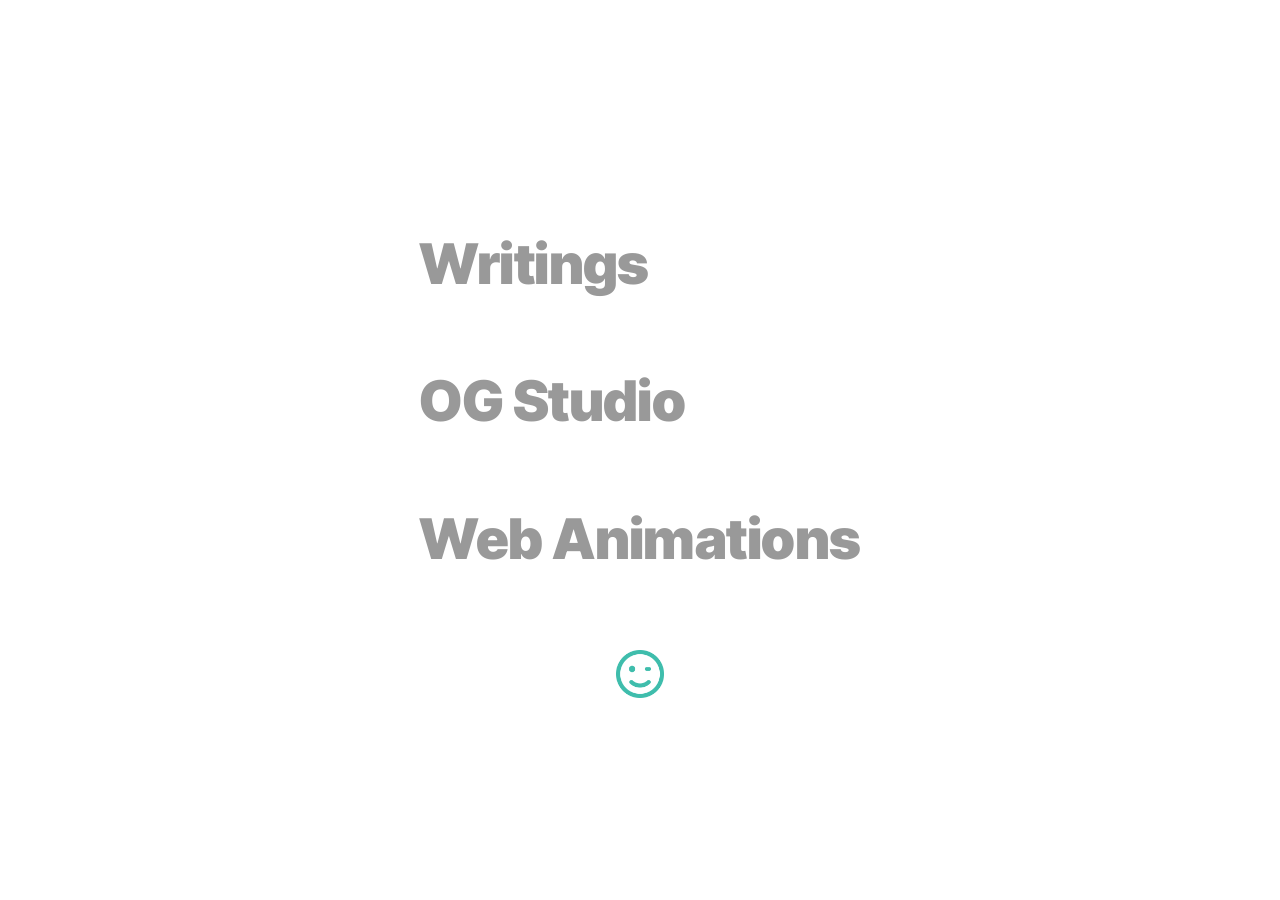
<file: index.html>
<!DOCTYPE html>
<html lang="en">
<head>
  <meta charset="utf-8">
  <meta name="viewport" content="width=device-width, initial-scale=1">
  <title>Loose Ends</title>
  <link rel="icon" href="/assets/Simly.webp" type="image/webp">
  <link rel="preconnect" href="https://fonts.gstatic.com" crossorigin>
  <link href="https://fonts.googleapis.com/css2?family=Inter:wght@400;500;600&family=Inter+Tight:wght@700;900&display=swap" rel="stylesheet">
  <link rel="stylesheet" href="/assets/tokens.css">
  <script>
    /* Runs before paint so there's no flash of the intro replaying.
       sessionStorage, not localStorage — plays again each new visit
       (new tab/window), not just once ever on this browser. */
    if (sessionStorage.getItem('loose-ends-intro-seen')) {
      document.documentElement.classList.add('skip-intro');
    } else {
      sessionStorage.setItem('loose-ends-intro-seen', '1');
    }
  </script>
  <style>
    html.skip-intro .epigraph {
      display: none;
    }
    html.skip-intro .page-content {
      opacity: 1;
      animation: none;
    }
    body {
      min-height: 100vh;
      display: grid;
      place-items: center;
      padding: var(--space-6);
    }

    /* epigraph and page-content share one grid cell (stacked, not
       side-by-side) so both land in exactly the same centered spot on
       the page — no separate top-pinned/bottom-centered layouts to
       keep in sync. */
    .stage {
      display: grid;
    }
    .epigraph, .page-content {
      grid-area: 1 / 1;
      align-self: center;
      justify-self: center;
    }

    /* intro flourish — plays once per visit, fully gone before the real
       page starts appearing (no crossfade). */
    .epigraph {
      text-align: center;
      opacity: 0;
    }
    .epigraph-text {
      max-width: 850px;
      margin: 0 auto;
      font-family: var(--font-display);
      font-weight: 900;
      font-size: clamp(1.5rem, 4vw, 2.75rem);
      line-height: 1.35;
      letter-spacing: -0.005em;
      color: var(--ink);
    }
    .epigraph-wink {
      display: block;
      width: 48px;
      height: 48px;
      margin: var(--space-6) auto 0;
    }
    @media (prefers-reduced-motion: no-preference) {
      .epigraph {
        animation: epigraph-cycle 5400ms ease-in-out forwards;
      }
    }
    @keyframes epigraph-cycle {
      0%   { opacity: 0; }
      22%  { opacity: 1; }
      78%  { opacity: 1; }
      100% { opacity: 0; }
    }

    /* the real page — visible by default; only animates for visitors who
       allow motion, and only starts once the epigraph has fully finished
       (delay matches the epigraph's total 5400ms exactly). */
    .page-content {
      display: flex;
      flex-direction: column;
      align-items: center;
      opacity: 1;
    }
    @media (prefers-reduced-motion: no-preference) {
      .page-content {
        opacity: 0;
        animation: fade-in 800ms ease-out 5400ms forwards;
      }
    }
    @keyframes fade-in {
      from { opacity: 0; }
      to { opacity: 1; }
    }

    .rooms-nav {
      max-width: 900px;
    }
    .page-wink {
      width: 48px;
      height: 48px;
      margin-top: var(--space-7);
    }
  </style>
</head>
<body>
  <div class="stage">
    <div class="epigraph">
      <p class="epigraph-text">We swore we tied up every loose end, but you left our story running in an infinite loop. Turns out you can't just comment out the mess and pretend the code is clean.</p>
      <img class="epigraph-wink" src="/assets/Simly.webp" alt="" aria-hidden="true">
    </div>

    <div class="page-content">
      <nav class="rooms-nav" aria-label="Rooms">
        <ul class="big-nav">
          <li><h2><a href="/writings/">Writings</a></h2></li>
          <li><h2><a href="/og-studio/">OG Studio</a></h2></li>
          <li><h2><a href="/web-animations/">Web Animations</a></h2></li>
        </ul>
      </nav>
      <img class="page-wink" src="/assets/Simly.webp" alt="Loose Ends">
    </div>
  </div>
</body>
</html>
</file>
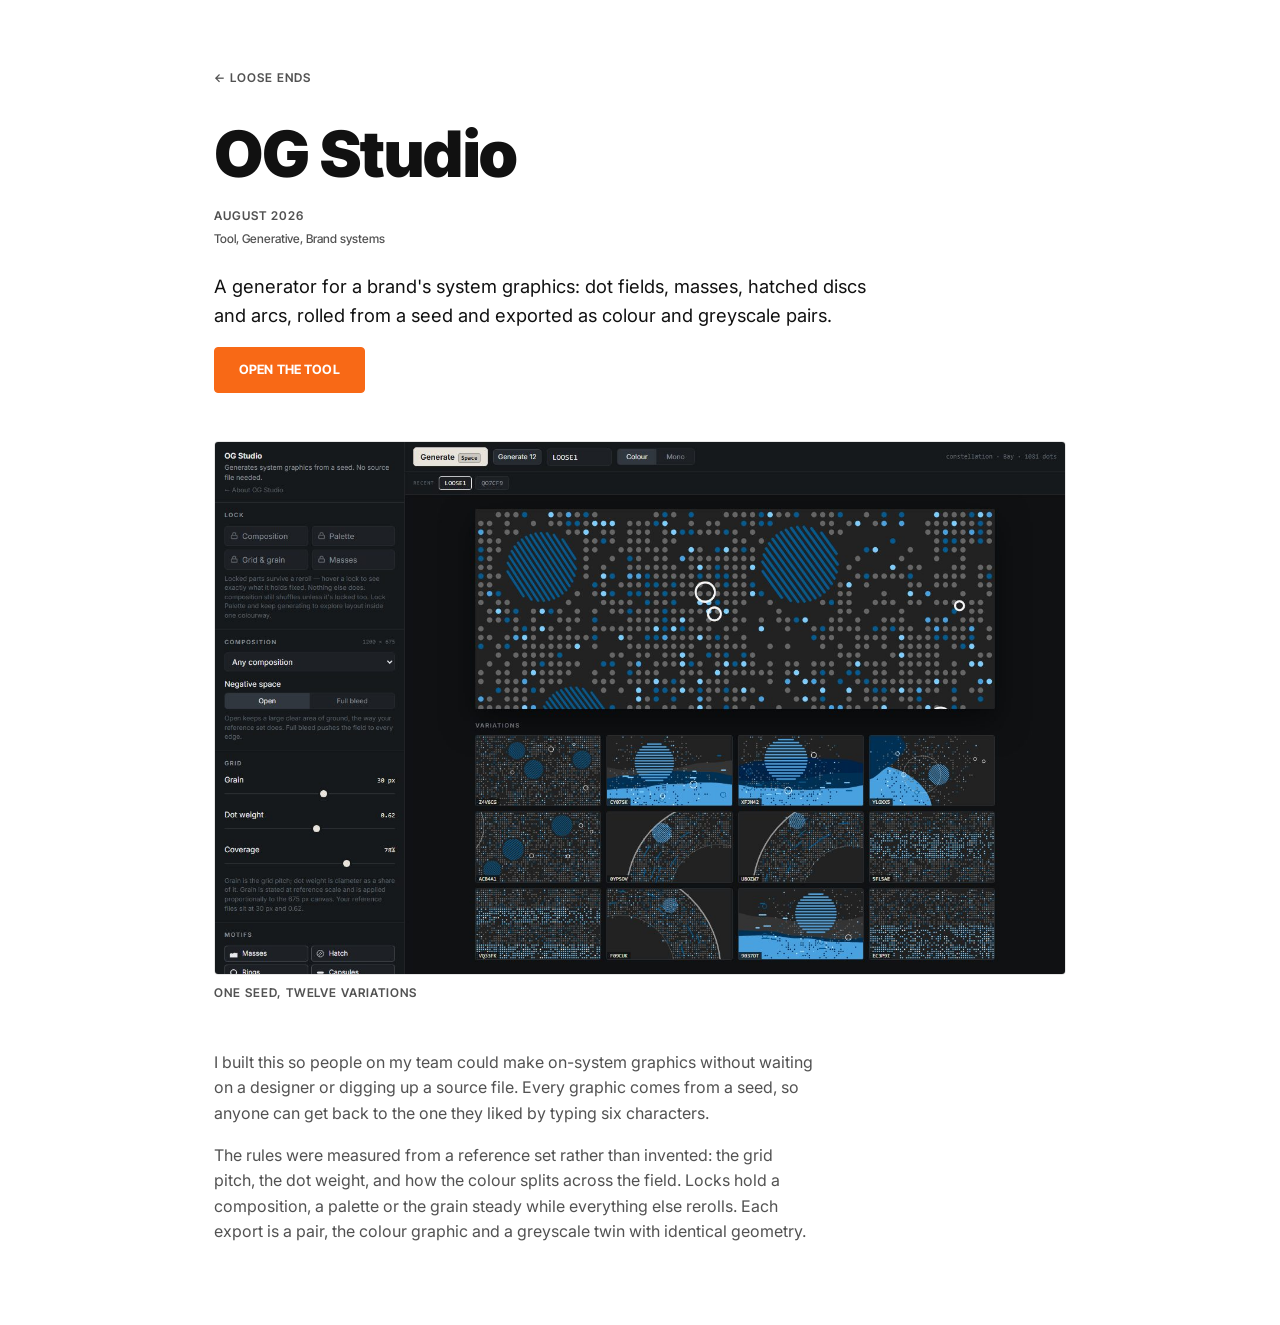
<file: og-studio/index.html>
<!DOCTYPE html>
<html lang="en">
<head>
  <meta charset="utf-8">
  <meta name="viewport" content="width=device-width, initial-scale=1">
  <title>Loose Ends — OG Studio</title>
  <meta name="description" content="A generator for a brand's system graphics: dot fields, masses, hatched discs and arcs, rolled from a seed and exported as colour and greyscale pairs.">
  <link rel="icon" href="/assets/Simly.webp" type="image/webp">
  <link rel="preconnect" href="https://fonts.gstatic.com" crossorigin>
  <link href="https://fonts.googleapis.com/css2?family=Inter:wght@400;500;600&family=Inter+Tight:wght@700;900&display=swap" rel="stylesheet">
  <link rel="stylesheet" href="/assets/tokens.css">
  <style>
    .wrap { max-width: 900px; margin: 0 auto; padding: var(--space-8) var(--space-5); }
    .post-meta { margin-bottom: var(--space-5); }
    .post-meta .label--inline { display: block; margin-top: var(--space-1); }
    .dek { font-size: 1.15rem; color: var(--ink); max-width: 56ch; }
    .open { margin: var(--space-3) 0 var(--space-7); }
    .open .button { text-decoration: none; }
    figure { margin: 0 0 var(--space-7); }
    figure img { display: block; width: 100%; height: auto; border-radius: var(--radius); border: 1px solid var(--line); }
    figcaption { margin-top: var(--space-2); }
    .writeup { max-width: 700px; }
  </style>
</head>
<body>
  <div class="wrap">
    <a class="back-link meta" href="/">&larr; Loose Ends</a>
    <article>
      <h1>OG Studio</h1>
      <div class="post-meta">
        <span class="meta">August 2026</span>
        <span class="label label--inline">Tool, Generative, Brand systems</span>
      </div>
      <p class="dek">A generator for a brand's system graphics: dot fields, masses, hatched discs and arcs, rolled from a seed and exported as colour and greyscale pairs.</p>
      <p class="open"><a class="button button--solid" href="/og-studio/tool/">Open the tool</a></p>

      <figure>
        <img src="/og-studio/screen.jpg" alt="OG Studio: a control rail on the left, a generated dot-field graphic in the centre, and a grid of twelve variations below it." width="1440" height="900">
        <figcaption class="meta">One seed, twelve variations</figcaption>
      </figure>

      <!-- DRAFT (2026-10-25): placeholder intro by Claude. Elliot is writing the real write-up; replace this section with it. -->
      <section class="writeup">
        <p>I built this so people on my team could make on-system graphics without waiting on a designer or digging up a source file. Every graphic comes from a seed, so anyone can get back to the one they liked by typing six characters.</p>
        <p>The rules were measured from a reference set rather than invented: the grid pitch, the dot weight, and how the colour splits across the field. Locks hold a composition, a palette or the grain steady while everything else rerolls. Each export is a pair, the colour graphic and a greyscale twin with identical geometry.</p>
      </section>
    </article>
  </div>
</body>
</html>
</file>
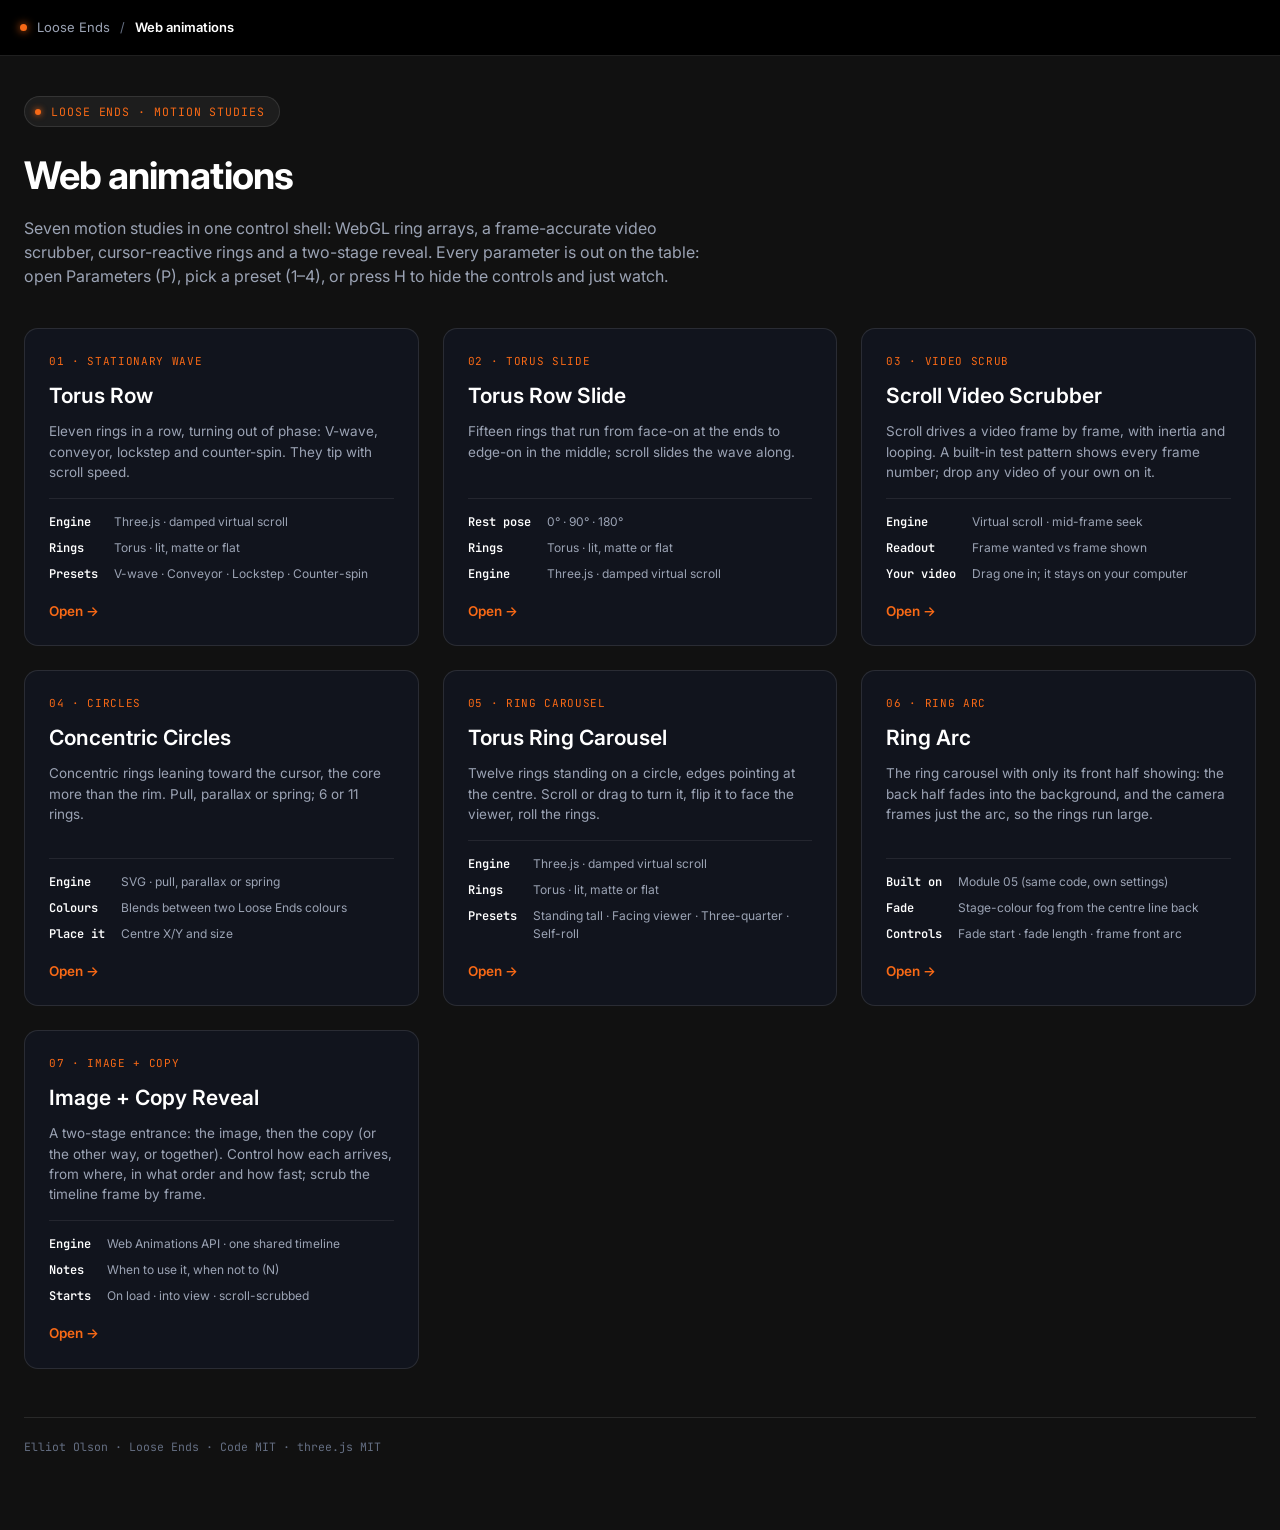
<file: web-animations/index.html>
<!doctype html>
<html lang="en">
<head>
  <meta charset="utf-8">
  <meta name="viewport" content="width=device-width, initial-scale=1">
  <title>Loose Ends — Web animations</title>
  <meta name="description" content="Seven motion studies in one control shell, each with its parameters out on the table.">
  <link rel="icon" href="media/placeholder.webp" type="image/webp">
  <link rel="preconnect" href="https://fonts.googleapis.com">
  <link rel="preconnect" href="https://fonts.gstatic.com" crossorigin>
  <link href="https://fonts.googleapis.com/css2?family=Inter:wght@400;500;600;700&family=JetBrains+Mono:wght@400;500;600&display=swap" rel="stylesheet">
  <link rel="stylesheet" href="shell/lab.css">
  <style>
    /* The hub scrolls like a page; the effect pages don't. */
    body.hub { overflow: auto; }
    .page { max-width: 1280px; margin: 0 auto; padding: calc(var(--hud-top) + 40px) 24px 64px; }
    .eyebrow { display: inline-flex; align-items: center; gap: 10px; padding: 6px 14px 6px 10px; border: 1px solid var(--border-subtle); border-radius: 999px; background: rgba(255, 255, 255, 0.05); font-family: var(--font-mono); font-size: 11.5px; color: var(--ui-accent); text-transform: uppercase; letter-spacing: 0.08em; }
    .eyebrow .dot { width: 6px; height: 6px; border-radius: 50%; background: var(--ui-accent); box-shadow: 0 0 6px var(--ui-accent); }
    h1 { font-size: 38px; font-weight: 700; letter-spacing: -0.025em; margin: 20px 0 12px; }
    .lede { color: var(--text-muted); font-size: 16px; max-width: 70ch; margin: 0 0 40px; }
    .grid { display: grid; grid-template-columns: repeat(auto-fill, minmax(320px, 1fr)); gap: 24px; }
    .card { position: relative; overflow: hidden; display: flex; flex-direction: column; gap: 10px; padding: 24px; border-radius: 14px; border: 1px solid var(--border-subtle); background: rgba(18, 22, 34, 0.78); color: inherit; text-decoration: none; transition: transform 0.3s var(--ease-out), border-color 0.3s ease, background 0.3s ease; }
    .card::before { content: ""; position: absolute; inset: 0 0 auto; height: 3px; background: transparent; transition: background 0.3s ease; }
    a.card:hover { transform: translateY(-4px); border-color: rgba(248, 105, 22, 0.45); background: rgba(24, 30, 46, 0.92); }
    a.card:hover::before { background: linear-gradient(90deg, #f86916, #3fbdac); }
    .card.planned { opacity: 0.62; }
    .top { display: flex; justify-content: space-between; align-items: center; font-family: var(--font-mono); font-size: 11px; text-transform: uppercase; letter-spacing: 0.06em; }
    .top .tag { color: var(--ui-accent); }
    .status { padding: 2px 8px; border-radius: 5px; background: rgba(255, 255, 255, 0.05); color: var(--text-dim); }
    .status.built { color: var(--ui-accent); background: rgba(248, 105, 22, 0.1); }
    .card h2 { font-size: 21px; font-weight: 600; margin: 0; }
    .card p { color: var(--text-muted); font-size: 13.5px; margin: 0 0 6px; flex: 1; }
    .card .specs-grid { padding-top: 14px; border-top: 1px solid rgba(255, 255, 255, 0.08); }
    .cta { margin-top: 8px; color: var(--ui-accent); font-weight: 600; font-size: 13.5px; }
    .foot { margin-top: 48px; padding-top: 20px; border-top: 1px solid var(--border-subtle); font-family: var(--font-mono); font-size: 11.5px; color: var(--text-dim); }
    @media (prefers-reduced-motion: reduce) { .card { transition: none; } a.card:hover { transform: none; } }
  </style>
</head>
<body class="hub theme-teal-ink">
  <header class="hud-header">
    <a class="crumb" href="/"><span class="dot"></span><span class="lab">Loose Ends</span><span class="sep">/</span><span class="here">Web animations</span></a>
    <span></span>
  </header>

  <div class="page">
    <span class="eyebrow"><span class="dot"></span>Loose Ends · Motion studies</span>
    <h1>Web animations</h1>
    <p class="lede">Seven motion studies in one control shell: WebGL ring arrays, a frame-accurate video scrubber, cursor-reactive rings and a two-stage reveal. Every parameter is out on the table: open Parameters (P), pick a preset (1–4), or press H to hide the controls and just watch.</p>

    <main class="grid">
      <a class="card" href="01-torus-row/">
        <div class="top"><span class="tag">01 · Stationary Wave</span></div>
        <h2>Torus Row</h2>
        <p>Eleven rings in a row, turning out of phase: V-wave, conveyor, lockstep and counter-spin. They tip with scroll speed.</p>
        <div class="specs-grid">
          <span class="spec-label">Engine</span><span class="spec-value">Three.js · damped virtual scroll</span>
          <span class="spec-label">Rings</span><span class="spec-value">Torus · lit, matte or flat</span>
          <span class="spec-label">Presets</span><span class="spec-value">V-wave · Conveyor · Lockstep · Counter-spin</span>
        </div>
        <span class="cta">Open →</span>
      </a>
      <a class="card" href="02-torus-row-slide/">
        <div class="top"><span class="tag">02 · Torus Slide</span></div>
        <h2>Torus Row Slide</h2>
        <p>Fifteen rings that run from face-on at the ends to edge-on in the middle; scroll slides the wave along.</p>
        <div class="specs-grid">
          <span class="spec-label">Rest pose</span><span class="spec-value">0° · 90° · 180°</span>
          <span class="spec-label">Rings</span><span class="spec-value">Torus · lit, matte or flat</span>
          <span class="spec-label">Engine</span><span class="spec-value">Three.js · damped virtual scroll</span>
        </div>
        <span class="cta">Open →</span>
      </a>
      <a class="card" href="03-video-scrub/">
        <div class="top"><span class="tag">03 · Video Scrub</span></div>
        <h2>Scroll Video Scrubber</h2>
        <p>Scroll drives a video frame by frame, with inertia and looping. A built-in test pattern shows every frame number; drop any video of your own on it.</p>
        <div class="specs-grid">
          <span class="spec-label">Engine</span><span class="spec-value">Virtual scroll · mid-frame seek</span>
          <span class="spec-label">Readout</span><span class="spec-value">Frame wanted vs frame shown</span>
          <span class="spec-label">Your video</span><span class="spec-value">Drag one in; it stays on your computer</span>
        </div>
        <span class="cta">Open →</span>
      </a>
      <a class="card" href="04-concentric-circles/">
        <div class="top"><span class="tag">04 · Circles</span></div>
        <h2>Concentric Circles</h2>
        <p>Concentric rings leaning toward the cursor, the core more than the rim. Pull, parallax or spring; 6 or 11 rings.</p>
        <div class="specs-grid">
          <span class="spec-label">Engine</span><span class="spec-value">SVG · pull, parallax or spring</span>
          <span class="spec-label">Colours</span><span class="spec-value">Blends between two Loose Ends colours</span>
          <span class="spec-label">Place it</span><span class="spec-value">Centre X/Y and size</span>
        </div>
        <span class="cta">Open →</span>
      </a>
      <a class="card" href="05-ring-carousel/">
        <div class="top"><span class="tag">05 · Ring Carousel</span></div>
        <h2>Torus Ring Carousel</h2>
        <p>Twelve rings standing on a circle, edges pointing at the centre. Scroll or drag to turn it, flip it to face the viewer, roll the rings.</p>
        <div class="specs-grid">
          <span class="spec-label">Engine</span><span class="spec-value">Three.js · damped virtual scroll</span>
          <span class="spec-label">Rings</span><span class="spec-value">Torus · lit, matte or flat</span>
          <span class="spec-label">Presets</span><span class="spec-value">Standing tall · Facing viewer · Three-quarter · Self-roll</span>
        </div>
        <span class="cta">Open →</span>
      </a>
      <a class="card" href="06-ring-arc/">
        <div class="top"><span class="tag">06 · Ring Arc</span></div>
        <h2>Ring Arc</h2>
        <p>The ring carousel with only its front half showing: the back half fades into the background, and the camera frames just the arc, so the rings run large.</p>
        <div class="specs-grid">
          <span class="spec-label">Built on</span><span class="spec-value">Module 05 (same code, own settings)</span>
          <span class="spec-label">Fade</span><span class="spec-value">Stage-colour fog from the centre line back</span>
          <span class="spec-label">Controls</span><span class="spec-value">Fade start · fade length · frame front arc</span>
        </div>
        <span class="cta">Open →</span>
      </a>
      <a class="card" href="07-image-copy-reveal/">
        <div class="top"><span class="tag">07 · Image + Copy</span></div>
        <h2>Image + Copy Reveal</h2>
        <p>A two-stage entrance: the image, then the copy (or the other way, or together). Control how each arrives, from where, in what order and how fast; scrub the timeline frame by frame.</p>
        <div class="specs-grid">
          <span class="spec-label">Engine</span><span class="spec-value">Web Animations API · one shared timeline</span>
          <span class="spec-label">Notes</span><span class="spec-value">When to use it, when not to (N)</span>
          <span class="spec-label">Starts</span><span class="spec-value">On load · into view · scroll-scrubbed</span>
        </div>
        <span class="cta">Open →</span>
      </a>
    </main>

    <p class="foot">Elliot Olson · Loose Ends · Code MIT · three.js MIT</p>
  </div>
</body>
</html>
</file>
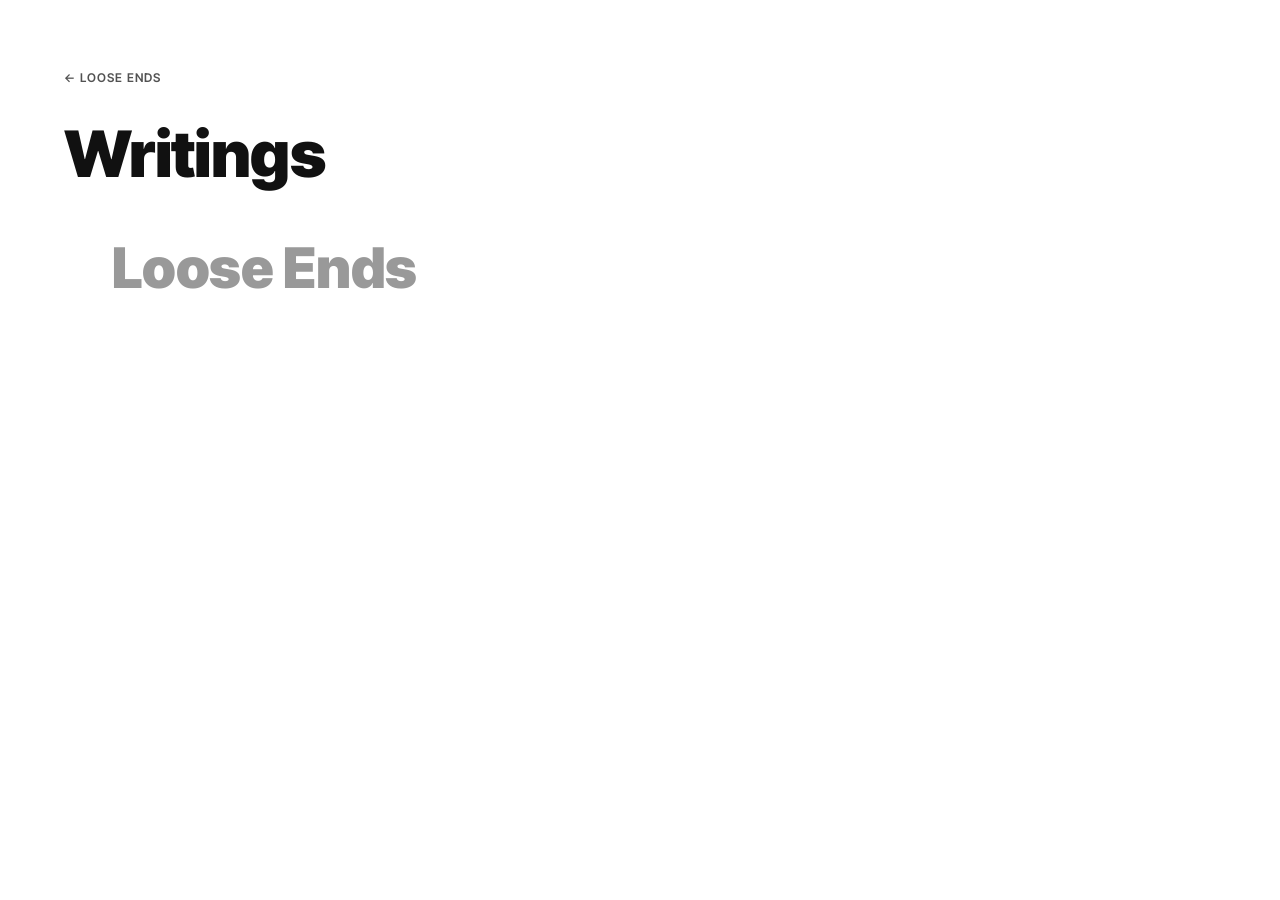
<file: writings/index.html>
<!DOCTYPE html>
<html lang="en">
<head>
  <meta charset="utf-8">
  <meta name="viewport" content="width=device-width, initial-scale=1">
  <title>Loose Ends — Writings</title>
  <link rel="icon" href="/assets/Simly.webp" type="image/webp">
  <link rel="preconnect" href="https://fonts.gstatic.com" crossorigin>
  <link href="https://fonts.googleapis.com/css2?family=Inter:wght@400;500;600&family=Inter+Tight:wght@700;900&display=swap" rel="stylesheet">
  <link rel="stylesheet" href="/assets/tokens.css">
  <style>
    .wrap {
      max-width: 900px;
      padding: var(--space-8);
    }
  </style>
</head>
<body>
  <div class="wrap">
    <a class="back-link meta" href="/">&larr; Loose Ends</a>
    <h1>Writings</h1>
    <ul class="big-nav">
      <li><h2><a href="/writings/loose-ends/">Loose Ends</a></h2></li>
    </ul>
  </div>
</body>
</html>
</file>
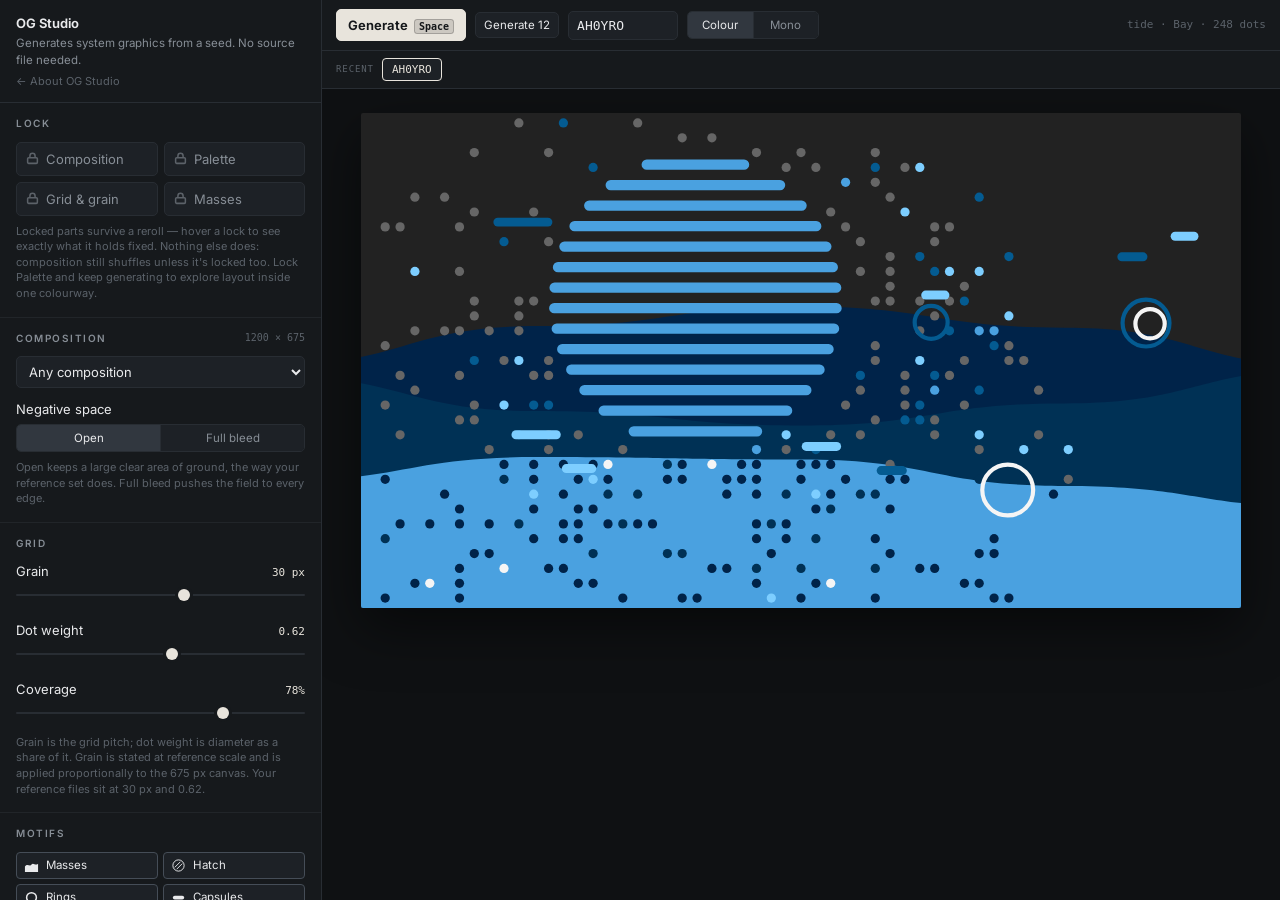
<file: og-studio/tool/index.html>
<!DOCTYPE html>
<html lang="en">
<head>
<meta charset="UTF-8">
<meta name="viewport" content="width=device-width,initial-scale=1.0">
<title>OG Studio — Loose Ends</title>
<link rel="icon" href="/assets/Simly.webp" type="image/webp">
<link rel="preconnect" href="https://fonts.googleapis.com">
<link rel="preconnect" href="https://fonts.gstatic.com" crossorigin>
<link href="https://fonts.googleapis.com/css2?family=Inter:wght@400..700&display=swap" rel="stylesheet">
<style>
  :root{
    --ink:#0f1113;--panel:#16191c;--panel2:#1d2126;--rule:#282d33;--soft:#212529;
    --text:#e9eaec;--muted:#878e96;--dim:#5b626a;--bone:#e8e4dc;--pin:#6ea8d8;
    --mono:ui-monospace,"SF Mono",SFMono-Regular,Menlo,Consolas,monospace;
    --ui:"Inter",ui-sans-serif,system-ui,-apple-system,"Segoe UI",sans-serif;
  }
  *{box-sizing:border-box}html,body{height:100%}
  body{margin:0;background:var(--ink);color:var(--text);font-family:var(--ui);font-size:13px;line-height:1.45;-webkit-font-smoothing:antialiased}
  button,input,select{font-family:inherit;font-size:inherit;color:inherit}button{cursor:pointer}
  .shell{display:grid;grid-template-columns:322px 1fr;height:100vh;overflow:hidden}
  @media(max-width:960px){.shell{grid-template-columns:1fr;grid-template-rows:auto 1fr;height:auto;min-height:100vh}}

  .rail{background:var(--panel);border-right:1px solid var(--rule);display:flex;flex-direction:column;overflow:hidden}
  .rhead{padding:14px 16px 12px;border-bottom:1px solid var(--rule)}
  .rhead h1{margin:0 0 2px;font-size:13px;font-weight:650}
  .rhead p{margin:0;color:var(--muted);font-size:11.5px}
  .rhead .back{display:inline-block;margin-top:6px;color:var(--dim);font-size:11px;text-decoration:none}.rhead .back:hover{color:var(--bone)}
  .rbody{overflow-y:auto;flex:1;padding-bottom:12px}
  .rbody::-webkit-scrollbar{width:9px}
  .rbody::-webkit-scrollbar-thumb{background:#2d333a;border:3px solid var(--panel);border-radius:9px}
  .sec{border-bottom:1px solid var(--soft);padding:13px 16px 15px}
  .sech{display:flex;align-items:center;gap:8px;margin-bottom:11px}
  .sech h2{margin:0;font-size:10px;letter-spacing:.15em;text-transform:uppercase;color:var(--muted);font-weight:600;flex:1}
  .note{font-family:var(--mono);font-size:10px;color:var(--dim)}
  .lbl{display:flex;justify-content:space-between;align-items:baseline;margin-bottom:5px}
  .val{font-family:var(--mono);font-size:11px;color:var(--bone)}
  .field{margin-top:12px}.field:first-child{margin-top:0}
  .hint{color:var(--dim);font-size:11px;margin:8px 0 0;line-height:1.42}
  .row{display:flex;gap:7px;align-items:center}

  input[type=range]{-webkit-appearance:none;appearance:none;width:100%;height:18px;background:transparent;margin:0;cursor:pointer}
  input[type=range]::-webkit-slider-runnable-track{height:2px;background:var(--rule);border-radius:2px}
  input[type=range]::-moz-range-track{height:2px;background:var(--rule)}
  input[type=range]::-webkit-slider-thumb{-webkit-appearance:none;width:12px;height:12px;margin-top:-5px;border-radius:50%;background:var(--bone);box-shadow:0 0 0 3px var(--panel)}
  input[type=range]::-moz-range-thumb{width:12px;height:12px;border-radius:50%;background:var(--bone);border:none}
  input[type=text],select{background:var(--panel2);border:1px solid var(--rule);border-radius:5px;padding:6px 8px;width:100%;outline:none}
  select:focus,input:focus{border-color:var(--bone)}

  .btn{background:var(--panel2);border:1px solid var(--rule);border-radius:5px;padding:7px 11px;white-space:nowrap;transition:.12s}
  .btn:hover{background:#252b31;border-color:#39404a}
  .btn.wide{width:100%}.btn.sm{padding:5px 8px;font-size:11.5px}.btn.ghost{background:transparent}
  .btn.primary{background:var(--bone);border-color:var(--bone);color:#14171a;font-weight:650}
  .btn.primary:hover{background:#f2efe8}
  .kbd{font-family:var(--mono);font-size:10px;background:rgba(0,0,0,.12);border:1px solid rgba(0,0,0,.2);border-radius:3px;padding:1px 4px;margin-left:6px}
  .seg{display:flex;border:1px solid var(--rule);border-radius:5px;overflow:hidden}
  .seg button{flex:1;background:var(--panel2);border:none;border-right:1px solid var(--rule);padding:6px 4px;font-size:11.5px;color:var(--muted)}
  .seg button:last-child{border-right:none}
  .seg button[aria-pressed=true]{background:#31373f;color:var(--text)}

  /* LOCKS — deliberately prominent */
  .locks{display:grid;grid-template-columns:1fr 1fr;gap:6px}
  .lockbtn{display:flex;align-items:center;gap:7px;border:1px solid var(--rule);background:var(--panel2);border-radius:5px;padding:8px 9px;color:var(--muted);text-align:left}
  .lockbtn .ic{width:13px;height:13px;flex:none;opacity:.6}
  .lockbtn[aria-pressed=true]{background:var(--pin);border-color:var(--pin);color:#0e1418;font-weight:600}
  .lockbtn[aria-pressed=true] .ic{opacity:1}

  .fams{display:grid;grid-template-columns:repeat(5,1fr);gap:5px}
  .fam{border:1px solid var(--rule);border-radius:4px;overflow:hidden;height:25px;display:flex;padding:0}
  .fam i{flex:1}
  .fam[aria-pressed=false]{opacity:.24}
  .fam[aria-pressed=true]{box-shadow:0 0 0 1px var(--bone) inset;border-color:var(--bone)}

  .motifs{display:grid;grid-template-columns:1fr 1fr;gap:5px}
  .motif{display:flex;align-items:center;gap:7px;border:1px solid var(--rule);background:var(--panel2);border-radius:4px;padding:5px 7px;font-size:11.5px;color:var(--dim)}
  .motif[aria-pressed=true]{color:var(--text);border-color:#454d57}
  .motif svg{width:15px;height:15px;flex:none}

  .main{display:flex;flex-direction:column;overflow:hidden}
  .bar{display:flex;align-items:center;gap:9px;padding:9px 14px;border-bottom:1px solid var(--rule);background:var(--panel);flex-wrap:wrap}
  .bar .spacer{flex:1}
  .status{font-family:var(--mono);font-size:11px;color:var(--dim)}
  .history{display:none;align-items:center;gap:6px;padding:7px 14px;border-bottom:1px solid var(--rule);background:var(--panel);overflow-x:auto}
  .history.on{display:flex}
  .history .hlabel{font-family:var(--mono);font-size:9px;letter-spacing:.1em;text-transform:uppercase;color:var(--dim);flex:none;margin-right:2px}
  .history button{font-family:var(--mono);font-size:11px;background:var(--panel2);border:1px solid var(--rule);border-radius:4px;padding:4px 9px;color:var(--muted);white-space:nowrap;flex:none}
  .history button:hover{background:#252b31;border-color:#39404a;color:var(--text)}
  .history button[aria-current=true]{border-color:var(--bone);color:var(--bone)}
  .stagewrap{flex:1;overflow:auto;padding:24px;display:flex;flex-direction:column;align-items:center;gap:20px}
  .canvas{position:relative;width:min(100%,880px);box-shadow:0 20px 54px rgba(0,0,0,.5);border-radius:2px;overflow:hidden}
  .canvas svg{display:block;width:100%;height:auto}
  .gallery{width:min(100%,880px)}
  .gallery h3{margin:0 0 9px;font-size:10px;letter-spacing:.15em;text-transform:uppercase;color:var(--muted);font-weight:600}
  .grid{display:grid;grid-template-columns:repeat(4,1fr);gap:9px}
  .cell{border:1px solid var(--rule);border-radius:3px;overflow:hidden;padding:0;position:relative;display:block;background:#111}
  .cell svg{display:block;width:100%;height:auto}
  .cell b{position:absolute;left:0;bottom:0;font-family:var(--mono);font-size:9px;font-weight:400;background:rgba(15,17,19,.8);color:var(--bone);padding:1px 5px}
  .cell[aria-current=true]{outline:2px solid var(--bone);outline-offset:1px}
  .modal{position:fixed;inset:0;background:rgba(6,8,10,.8);display:none;place-items:center;padding:28px;z-index:50}
  .modal.on{display:grid}
  .sheet{background:var(--panel);border:1px solid var(--rule);border-radius:8px;width:min(720px,100%);max-height:84vh;display:flex;flex-direction:column;overflow:hidden}
  .sheet header{padding:12px 16px;border-bottom:1px solid var(--rule);display:flex;gap:10px;align-items:center}
  .sheet header h3{margin:0;font-size:13px}
  .sheet textarea{flex:1;min-height:320px;border:none;background:var(--ink);color:#ccd2d8;padding:14px;font-family:var(--mono);font-size:11px;resize:none;outline:none}
  .sheet footer{padding:11px 16px;border-top:1px solid var(--rule);display:flex;gap:8px;justify-content:flex-end}
  .toast{position:fixed;bottom:20px;left:50%;transform:translateX(-50%) translateY(12px);background:var(--panel2);border:1px solid var(--rule);border-radius:5px;padding:8px 14px;font-size:12px;opacity:0;pointer-events:none;transition:.18s;z-index:60}
  .toast.on{opacity:1;transform:translateX(-50%) translateY(0)}
  @media(prefers-reduced-motion:reduce){*{transition:none!important}}
</style>
</head>
<body>
<div class="shell">
<aside class="rail">
  <div class="rhead"><h1>OG Studio</h1><p>Generates system graphics from a seed. No source file needed.</p><a class="back" href="/og-studio/">&larr; About OG Studio</a></div>
  <div class="rbody">

    <section class="sec">
      <div class="sech"><h2>Lock</h2></div>
      <div class="locks">
        <button class="lockbtn" id="lkComp" aria-pressed="false" title="Keeps the same composition type running. Its internal layout, positions, and counts still vary each reroll."><svg class="ic" viewBox="0 0 12 12" fill="none" stroke="currentColor" stroke-width="1.4"><rect x="1.5" y="5.2" width="9" height="5.3" rx="1"/><path d="M3.6 5.2V3.6a2.4 2.4 0 0 1 4.8 0v1.6"/></svg>Composition</button>
        <button class="lockbtn" id="lkPal" aria-pressed="false" title="Keeps the exact colours — family, tones, and background. Composition and layout still vary."><svg class="ic" viewBox="0 0 12 12" fill="none" stroke="currentColor" stroke-width="1.4"><rect x="1.5" y="5.2" width="9" height="5.3" rx="1"/><path d="M3.6 5.2V3.6a2.4 2.4 0 0 1 4.8 0v1.6"/></svg>Palette</button>
        <button class="lockbtn" id="lkGrain" aria-pressed="false" title="Keeps the dot grid pitch and dot size the same. Coverage and colour still vary."><svg class="ic" viewBox="0 0 12 12" fill="none" stroke="currentColor" stroke-width="1.4"><rect x="1.5" y="5.2" width="9" height="5.3" rx="1"/><path d="M3.6 5.2V3.6a2.4 2.4 0 0 1 4.8 0v1.6"/></svg>Grid &amp; grain</button>
        <button class="lockbtn" id="lkMass" aria-pressed="false" title="Keeps masses turned on or off, whichever they currently are. Their shape and position still vary."><svg class="ic" viewBox="0 0 12 12" fill="none" stroke="currentColor" stroke-width="1.4"><rect x="1.5" y="5.2" width="9" height="5.3" rx="1"/><path d="M3.6 5.2V3.6a2.4 2.4 0 0 1 4.8 0v1.6"/></svg>Masses</button>
      </div>
      <p class="hint">Locked parts survive a reroll — hover a lock to see exactly what it holds fixed. Nothing else does: composition still shuffles unless it's locked too. Lock Palette and keep generating to explore layout inside one colourway.</p>
    </section>

    <section class="sec">
      <div class="sech"><h2>Composition</h2><span class="note">1200 × 675</span></div>
      <select id="arch"><option value="auto">Any composition</option></select>
      <div class="field">
        <div class="lbl"><label>Negative space</label></div>
        <div class="seg" role="group" aria-label="Negative space">
          <button data-open="open" aria-pressed="true">Open</button>
          <button data-open="bleed" aria-pressed="false">Full bleed</button>
        </div>
        <p class="hint">Open keeps a large clear area of ground, the way your reference set does. Full bleed pushes the field to every edge.</p>
      </div>
    </section>

    <section class="sec">
      <div class="sech"><h2>Grid</h2></div>
      <div class="field">
        <div class="lbl"><label for="grain">Grain</label><span class="val" id="grainV">30 px</span></div>
        <input type="range" id="grain" min="16" max="40" value="30">
      </div>
      <div class="field">
        <div class="lbl"><label for="dotr">Dot weight</label><span class="val" id="dotrV">0.62</span></div>
        <input type="range" id="dotr" min="35" max="85" value="62">
      </div>
      <div class="field">
        <div class="lbl"><label for="cover">Coverage</label><span class="val" id="coverV">78%</span></div>
        <input type="range" id="cover" min="20" max="100" value="78">
      </div>
      <p class="hint">Grain is the grid pitch; dot weight is diameter as a share of it. Grain is stated at reference scale and is applied proportionally to the 675&nbsp;px canvas. Your reference files sit at 30&nbsp;px and 0.62.</p>
    </section>

    <section class="sec">
      <div class="sech"><h2>Motifs</h2></div>
      <div class="motifs" id="motifs"></div>
      <div class="field">
        <div class="lbl"><label for="mcount">Motif count</label><span class="val" id="mcountV">Balanced</span></div>
        <input type="range" id="mcount" min="1" max="5" value="3">
      </div>
    </section>

    <section class="sec">
      <div class="sech"><h2>Colour</h2></div>
      <div class="fams" id="fams"></div>
      <div class="field">
        <div class="lbl"><label>Ground</label></div>
        <div class="seg" role="group" aria-label="Ground">
          <button data-bg="dark" aria-pressed="true">Dark</button>
          <button data-bg="light" aria-pressed="false">Light</button>
          <button data-bg="tint" aria-pressed="false">Tinted</button>
        </div>
      </div>
      <div class="field">
        <div class="lbl"><label for="pop">Accent density</label><span class="val" id="popV">Normal</span></div>
        <input type="range" id="pop" min="1" max="5" value="3">
      </div>
      <p class="hint">The field stays mostly one quiet tone, with accents seeded through it — the 75 / 15 / 8 / 3 split measured from your reference set.</p>
    </section>

    <section class="sec">
      <div class="sech"><h2>Export</h2></div>
      <button class="btn wide primary" id="pairSvg">Download pair — SVG</button>
      <button class="btn wide" id="pairPng" style="margin-top:7px">Download pair — PNG @2×</button>
      <p class="hint">A pair is the colour graphic plus its greyscale twin, built from the same seed so the geometry matches exactly.</p>
      <div class="row" style="margin-top:10px">
        <button class="btn sm ghost" id="png1" style="flex:1">PNG</button>
        <button class="btn sm ghost" id="png2" style="flex:1">PNG @2×</button>
        <button class="btn sm ghost" id="svgBtn" style="flex:1">SVG</button>
      </div>
      <button class="btn wide ghost sm" id="codeBtn" style="margin-top:7px">Show SVG code</button>
      <button class="btn wide ghost sm" id="zipAll" style="margin-top:7px">Download all 12 as pairs</button>
    </section>
  </div>
</aside>

<main class="main">
  <div class="bar">
    <button class="btn primary" id="gen">Generate<span class="kbd">Space</span></button>
    <button class="btn sm" id="genSet">Generate 12</button>
    <input type="text" id="seed" style="width:110px;font-family:var(--mono)" aria-label="Seed" spellcheck="false">
    <div class="seg" role="group" aria-label="Preview" style="width:132px">
      <button data-mono="0" aria-pressed="true">Colour</button>
      <button data-mono="1" aria-pressed="false">Mono</button>
    </div>
    <div class="spacer"></div>
    <span class="status" id="status"></span>
  </div>
  <div class="history" id="history" role="group" aria-label="Recent seeds"></div>
  <div class="stagewrap">
    <div class="canvas" id="canvas"></div>
    <div class="gallery" id="gallery" style="display:none"><h3>Variations</h3><div class="grid" id="grid"></div></div>
  </div>
</main>
</div>

<div class="modal" id="modal"><div class="sheet">
  <header><h3>SVG source</h3><div style="flex:1"></div><button class="btn sm" id="mClose">Close</button></header>
  <textarea id="mText" spellcheck="false" readonly></textarea>
  <footer><button class="btn sm" id="mSel">Select all</button><button class="btn sm primary" id="mCopy">Copy</button></footer>
</div></div>
<div class="toast" id="toast"></div>

<script>
"use strict";
const NS="http://www.w3.org/2000/svg";
const $=s=>document.querySelector(s),$$=s=>Array.from(document.querySelectorAll(s));
const r1=n=>Math.round(n*10)/10;
const clamp=(n,a,b)=>Math.min(b,Math.max(a,n));
const TAU=Math.PI*2;

/* ── seeded rng ─────────────────────────────────────────── */
function hashSeed(s){let h=2166136261>>>0;for(let i=0;i<s.length;i++){h^=s.charCodeAt(i);h=Math.imul(h,16777619);}return h>>>0;}
function mulberry32(a){return()=>{a|=0;a=a+0x6D2B79F5|0;let t=Math.imul(a^a>>>15,1|a);t=t+Math.imul(t^t>>>7,61|t)^t;return((t^t>>>14)>>>0)/4294967296;};}
const newSeed=()=>Math.random().toString(36).slice(2,8).toUpperCase();
const pick=(g,a)=>a[Math.floor(g()*a.length)];
const rnd=(g,a,b)=>a+g()*(b-a);

/* value noise for organic clustering */
function noiseFn(g){
  const p=new Float64Array(256);for(let i=0;i<256;i++)p[i]=g();
  const h=(x,y)=>p[(x*73+y*151+((x*y)&255))&255];
  const sm=t=>t*t*(3-2*t);
  return(x,y)=>{
    const xi=Math.floor(x),yi=Math.floor(y),xf=x-xi,yf=y-yi;
    const u=sm(xf),v=sm(yf);
    return (h(xi,yi)*(1-u)+h(xi+1,yi)*u)*(1-v)+(h(xi,yi+1)*(1-u)+h(xi+1,yi+1)*u)*v;
  };
}

/* ── brand ramps ────────────────────────────────────────── */
const RAMPS={
  "Red":["#ffc9c4","#ffa59e","#ff918c","#ff636b","#b30013","#7d0007","#530001","#39000b"],
  "Tangerine":["#ffe4c4","#ffd3a6","#ffc180","#ffac5c","#c96718","#a35415","#733800","#4d2601"],
  "Jade":["#b1f2be","#7fe590","#53d36b","#42ba5b","#007d30","#025f26","#034709","#003105"],
  "Surf":["#abf5f3","#86f0e6","#5fded3","#26c7bd","#007a76","#005250","#003635","#002724"],
  "Bay":["#ade4ff","#7dceff","#5db8f5","#4aa1e0","#045b91","#004278","#003155","#002349"],
  "River":["#b8d5ff","#8fbaff","#6b9fff","#4a7de1","#002b8c","#00216b","#00174c","#041538"],
  "Eggplant":["#ecc2ff","#e4abff","#db99ff","#c177f3","#6e23a1","#3e1459","#2b0e3d","#1e0a2b"],
  "Raspberry":["#ffc7ee","#ffa3e1","#ed79c4","#d653aa","#9c1174","#730052","#59003e","#450030"]
};
const FAMS=Object.keys(RAMPS);
const GREY={l1:"#faf9f7",l2:"#f5f5f5",l3:"#e6e6e6",l4:"#cccccc",d1:"#999999",d2:"#666666",d3:"#343434",d4:"#222222"};

/* ── palette construction ───────────────────────────────────
   Every colourway is built together with a structurally identical
   greyscale twin, so the mono export is the same graphic, not a
   desaturation of it. Both are derived from one set of rng draws,
   which keeps geometry byte-identical across the pair.
   Every colour used anywhere is one of these exact hex values — RAMPS or
   GREY, verbatim, never derived/rotated/blended into a new one. The brand
   palette is fixed; only which of its colours get used, and where, varies. */
function makePalette(g,sel,bgMode){
  const fam=sel.size?pick(g,[...sel]):pick(g,FAMS);
  const ramp=RAMPS[fam];
  const alt=g()<0.7;                           // drawn once, shared by both twins
  let c,m;

  if(bgMode==="tint"){
    c={bg:ramp[7],fieldBase:ramp[6],accent:ramp[4],light:ramp[2],pop:ramp[1],band:ramp[2],
       massTones:[ramp[6],ramp[5],ramp[3]],ring:ramp[2],hatch:ramp[3],hatchFill:ramp[4],
       onMass:{base:ramp[7],accent:ramp[6],light:GREY.l2,pop:ramp[1]}};
    m={bg:GREY.d4,fieldBase:GREY.d3,accent:GREY.d2,light:GREY.l4,pop:GREY.d1,band:GREY.l4,
       massTones:[GREY.d3,GREY.d2,GREY.d1],ring:GREY.l4,hatch:GREY.d1,hatchFill:GREY.d2,
       onMass:{base:GREY.d4,accent:GREY.d3,light:GREY.l2,pop:GREY.d1}};
  }else if(bgMode==="light"){
    c={bg:GREY.l1,fieldBase:GREY.d3,accent:ramp[4],light:ramp[2],pop:ramp[3],band:ramp[3],
       massTones:[GREY.l2,GREY.l3,ramp[2]],ring:ramp[5],hatch:ramp[3],hatchFill:ramp[2],
       onMass:{base:GREY.l1,accent:ramp[6],light:GREY.l2,pop:ramp[5]}};
    m={bg:GREY.l1,fieldBase:GREY.d3,accent:GREY.d2,light:GREY.d1,pop:GREY.l4,band:GREY.d1,
       massTones:[GREY.l2,GREY.l3,GREY.l4],ring:GREY.d2,hatch:GREY.d2,hatchFill:GREY.l4,
       onMass:{base:GREY.l1,accent:GREY.d1,light:GREY.l2,pop:GREY.d2}};
  }else{
    // ground is always Black 4, so a mass tone can never collide with it
    c={bg:GREY.d4,fieldBase:GREY.d2,accent:ramp[4],light:ramp[1],pop:ramp[3],band:ramp[2],
       massTones:[alt?GREY.d3:ramp[7],ramp[6],ramp[3]],ring:GREY.l2,hatch:ramp[2],hatchFill:ramp[3],
       onMass:{base:ramp[7],accent:ramp[6],light:GREY.l2,pop:ramp[1]}};
    m={bg:GREY.d4,fieldBase:GREY.d2,accent:GREY.d1,light:GREY.l2,pop:GREY.l4,band:GREY.l4,
       massTones:[GREY.d3,GREY.d2,GREY.d1],ring:GREY.l2,hatch:GREY.d1,hatchFill:GREY.d2,
       onMass:{base:GREY.d4,accent:GREY.d3,light:GREY.l2,pop:GREY.d1}};
  }
  // `ramp` is deliberately NOT carried onto the palette: a composition reaching
  // into it would pull brand colour into the mono twin, which is how the leak
  // in `matrix` happened. Everything a composition needs is a named role above.
  const deco=o=>({...o,fam,dark:bgMode!=="light"});
  return{fam,c:deco(c),m:deco(m)};
}
function fieldColor(g,P,popLevel,tones){
  // measured distribution from the reference set: ~75 / 15 / 7 / 3
  const T=tones||{base:P.fieldBase,accent:P.accent,light:P.light,pop:P.pop};
  const boost=(popLevel-3)*0.045;
  const r=g();
  if(r<0.75-boost*2)return T.base;
  if(r<0.90-boost)return T.accent;
  if(r<0.975)return T.light;
  return T.pop;
}/* ── primitives ─────────────────────────────────────────── */
const E=[];
const push=s=>E.push(s);
/* dots are the one element that must never be cropped — a dot sliced by the
   canvas edge reads as a rendering glitch, not a bleed. Every dot is skipped
   if its own radius would carry it past the true edge, so the clearspace is
   just the dot's radius: a few px, scaling with dot weight. Masses and every
   other motif are unaffected and keep bleeding off the edge as before. */
function dot(x,y,r,fill){
  if(x-r<0||x+r>S.W||y-r<0||y+r>S.H)return;
  push(`<circle cx="${r1(x)}" cy="${r1(y)}" r="${r1(r)}" fill="${fill}"/>`);
}
function capsule(x,y,len,th,ang,fill){
  push(`<rect x="${r1(-len/2)}" y="${r1(-th/2)}" width="${r1(len)}" height="${r1(th)}" rx="${r1(th/2)}" fill="${fill}" transform="translate(${r1(x)} ${r1(y)}) rotate(${r1(ang)})"/>`);
}
function ring(x,y,r,w,stroke){
  push(`<circle cx="${r1(x)}" cy="${r1(y)}" r="${r1(r)}" fill="none" stroke="${stroke}" stroke-width="${r1(w)}"/>`);
}
function arc(cx,cy,r,a0,a1,w,stroke){
  const p=a=>[cx+Math.cos(a)*r,cy+Math.sin(a)*r];
  const[x0,y0]=p(a0),[x1,y1]=p(a1);
  const large=Math.abs(a1-a0)>Math.PI?1:0;
  push(`<path d="M${r1(x0)} ${r1(y0)} A${r1(r)} ${r1(r)} 0 ${large} 1 ${r1(x1)} ${r1(y1)}" fill="none" stroke="${stroke}" stroke-width="${r1(w)}" stroke-linecap="round"/>`);
}
/* Rule: a partial arc is never allowed to dangle with an endpoint floating
   inside the frame — it either closes into a full circle (use ring() for
   that) or both its ends land outside the canvas, reading as a stroke that
   genuinely crosses through. Anchoring the centre just off one edge and
   aiming the sweep back inward — arcfield's original trick — makes that
   true almost every attempt; the endpoint check is the guarantee, not a
   guess. If every attempt still fails, the arc is skipped rather than drawn
   dangling, the same "settle for fewer, never draw it wrong" tradeoff used
   for disc placement elsewhere in this file. */
function crossingArc(g,W,H,w,stroke,rMin,rMax,sweepMin,sweepMax,tries){
  tries=tries||16;
  const out=(x,y)=>x<0||x>W||y<0||y>H;
  for(let t=0;t<tries;t++){
    const side=Math.floor(g()*4);            // 0 below, 1 above, 2 left, 3 right
    const r=H*rnd(g,rMin,rMax);
    const off=r*rnd(g,0.55,0.88);             // tied to r, not H — keeps how far the sweep has to travel to clear the edge proportional to the radius, or a small r stays stuck "still inside" no matter how many attempts it gets
    const along=rnd(g,0.15,0.85);
    let cx,cy,inward;
    if(side===0){cx=W*along;cy=H+off;inward=-Math.PI/2;}
    else if(side===1){cx=W*along;cy=-off;inward=Math.PI/2;}
    else if(side===2){cx=-off;cy=H*along;inward=0;}
    else{cx=W+off;cy=H*along;inward=Math.PI;}
    const sweep=rnd(g,sweepMin,sweepMax);
    const a0=inward-sweep/2+rnd(g,-0.15,0.15),a1=a0+sweep;
    const p0x=cx+Math.cos(a0)*r,p0y=cy+Math.sin(a0)*r;
    const p1x=cx+Math.cos(a1)*r,p1y=cy+Math.sin(a1)*r;
    if(out(p0x,p0y)&&out(p1x,p1y)){arc(cx,cy,r,a0,a1,w,stroke);return true;}
  }
  return false;
}
/* Hatched disc. Bands are clipped to the circle with no fill behind, so the
   ground shows through the gaps and no rim forms at the edge — the construction
   used in the reference set. Chords are solved analytically rather than with a
   clipPath, which keeps the exported file free of defs. Period and weight are
   proportional to the radius (measured at 0.14r, 50% duty) so discs of any size
   carry the same texture. Round caps are inset by half the stroke width, or they
   would bulge past the boundary and break the silhouette. */
function hatchDisc(cx,cy,r,ang,color){
  const gap=r*0.14, w=gap*0.5, inset=w/2;
  const ca=Math.cos(ang),sa=Math.sin(ang),lines=[];
  for(let t=-r+gap*0.5;t<r;t+=gap){
    const half=Math.sqrt(Math.max(r*r-t*t,0))-inset;
    if(half<=0)continue;
    const mx=cx+(-sa)*t,my=cy+ca*t;
    lines.push(`M${r1(mx-ca*half)} ${r1(my-sa*half)}L${r1(mx+ca*half)} ${r1(my+sa*half)}`);
  }
  push(`<path d="${lines.join("")}" stroke="${color}" stroke-width="${r1(w)}" fill="none" stroke-linecap="round"/>`);
  return{x:cx,y:cy,r};
}
/* wavy mass filled to an edge; returns yAt(x) so dots can be tested against it */
function wavyMass(g,W,H,yBase,amp,waveLen,phase,fill,dir){
  const steps=Math.max(4,Math.round(W/waveLen));
  const yAtStep=i=>yBase+Math.sin(phase+i*1.1)*amp;
  let d=`M${r1(-W*0.1)} ${r1(yAtStep(0))}`;
  for(let i=0;i<steps;i++){
    const x0=-W*0.1+(W*1.2)*(i/steps),x1=-W*0.1+(W*1.2)*((i+1)/steps);
    const y0=yAtStep(i),y1=yAtStep(i+1),xm=(x0+x1)/2;
    d+=`C${r1(xm)} ${r1(y0)} ${r1(xm)} ${r1(y1)} ${r1(x1)} ${r1(y1)}`;
  }
  d+=dir==="down"?`L${r1(W*1.1)} ${r1(H*1.1)}L${r1(-W*0.1)} ${r1(H*1.1)}Z`
                 :`L${r1(W*1.1)} ${r1(-H*0.1)}L${r1(-W*0.1)} ${r1(-H*0.1)}Z`;
  push(`<path d="${d}" fill="${fill}"/>`);
  const yAt=x=>{
    const t=clamp((x+W*0.1)/(W*1.2),0,1)*steps;
    const i=Math.floor(t),f=t-i;
    return yAtStep(Math.min(i,steps))*(1-f)+yAtStep(Math.min(i+1,steps))*f;
  };
  return{yAt,contains:(x,y)=>dir==="down"?y>yAt(x):y<yAt(x)};
}
/* organic closed blob; returns its polygon for containment tests.
   wob is a base intensity, not a fixed shape — every call re-rolls how many
   lobes it has, how hard it wobbles, and whether it leans round or elongated,
   so the same call site doesn't produce the same silhouette twice. Angular
   jitter is capped at 0.32 of a vertex's even-spaced slot, which keeps
   neighbouring vertices from ever swapping order (self-intersecting the
   outline) no matter how it lands. */
function blob(g,cx,cy,r,wob,fill){
  const n=5+Math.floor(g()*7);
  const w=wob*rnd(g,0.55,1.5);
  const step=TAU/n, jitter=step*0.32;
  const stretchAxis=g()*Math.PI, stretchAmt=rnd(g,0,0.22);
  const pts=[];
  for(let i=0;i<n;i++){
    const a=(i/n)*TAU+rnd(g,-jitter,jitter);
    const stretch=1+stretchAmt*Math.cos(2*(a-stretchAxis));
    const rr=r*stretch*(1+rnd(g,-w,w));
    pts.push([cx+Math.cos(a)*rr,cy+Math.sin(a)*rr]);
  }
  let d=`M${r1(pts[0][0])} ${r1(pts[0][1])}`;
  for(let i=0;i<n;i++){
    const p0=pts[(i-1+n)%n],p1=pts[i],p2=pts[(i+1)%n],p3=pts[(i+2)%n];
    const c1=[p1[0]+(p2[0]-p0[0])/6,p1[1]+(p2[1]-p0[1])/6];
    const c2=[p2[0]-(p3[0]-p1[0])/6,p2[1]-(p3[1]-p1[1])/6];
    d+=`C${r1(c1[0])} ${r1(c1[1])} ${r1(c2[0])} ${r1(c2[1])} ${r1(p2[0])} ${r1(p2[1])}`;
  }
  push(`<path d="${d}Z" fill="${fill}"/>`);
  return{contains:(x,y)=>{
    let inside=false;
    for(let i=0,j=n-1;i<n;j=i++){
      const[xi,yi]=pts[i],[xj,yj]=pts[j];
      if((yi>y)!==(yj>y)&&x<(xj-xi)*(y-yi)/(yj-yi)+xi)inside=!inside;
    }
    return inside;
  }};
}

/* W/H rarely divide evenly by pitch, so a grid anchored at the top-left
   leaves a bigger leftover sliver on the far side of each axis than on the
   near side — dot() used to hide that by letting the overflow dot get
   clipped by the canvas, which read as flush either way. Now that dot()
   refuses to draw anything that would be cropped, that leftover has to be
   split evenly instead, or the margin reads as lopsided (bigger on the
   bottom/right). offX/offY shift the whole lattice by half the remainder so
   the same amount of slack sits on both sides of each axis. Any composition
   that walks its own pitch grid (matrix does, and any full-bleed one you add
   should too) needs this same offset or the "even margins" fix only holds
   for compositions that go through dotField(). */
function gridPitch(W,H,pitch){
  return{cols:Math.ceil(W/pitch)+2,rows:Math.ceil(H/pitch)+2,offX:(W%pitch)/2,offY:(H%pitch)/2};
}
/* ── dot field ──────────────────────────────────────────── */
function dotField(g,cfg){
  const{W,H,pitch,dotR,cover,P,pop,shape,qmul,noise,regions=[],excl=[]}=cfg;
  const{cols,rows,offX,offY}=gridPitch(W,H,pitch);
  for(let r=0;r<rows;r++)for(let c=0;c<cols;c++){
    const x=c*pitch+pitch/2+offX,y=r*pitch+pitch/2+offY;
    if(x>W+pitch||y>H+pitch)continue;
    let p=shape(x,y);
    if(p<=0)continue;
    if(qmul)p*=qmul(x,y);
    if(p<=0)continue;
    if(noise)p*=0.45+0.85*noise(x/(pitch*7),y/(pitch*7));
    if(g()>p*cover)continue;
    let skip=false;
    for(const e of excl){
      if(Math.hypot(x-e.x,y-e.y)<e.r+dotR*1.4&&!(e.unless&&e.unless(x,y))){skip=true;break;}
    }
    if(skip)continue;
    let tones=null;
    for(const rg of regions){if(rg.test(x,y)){tones=rg.tones;break;}}
    dot(x,y,dotR,fieldColor(g,P,pop,tones));
  }
}
const shapeFull=()=>1;
function shapeArc(cx,cy,rIn,rOut,feather){
  return(x,y)=>{
    const d=Math.hypot(x-cx,y-cy);
    if(d<rIn-feather||d>rOut+feather)return 0;
    return clamp(Math.min((d-(rIn-feather))/feather,((rOut+feather)-d)/feather,1),0,1);
  };
}
function shapeRadial(cx,cy,r){return(x,y)=>clamp(1-Math.hypot(x-cx,y-cy)/r,0,1);}

/* ── compositions ───────────────────────────────────────────
   Negative space is treated as a compositional element, not as a
   place to put type. "open" leaves large clear ground the way the
   reference set does; "bleed" pushes the field to every edge. */
const ARCH={

  /* v1: dot field bounded by a wide arc band, radial sticks, thin arcs */
  arcfield(g,S){
    const{W,H,P,pitch,dotR,cover,pop,M,mc,open}=S;
    const onLeft=g()<0.5;
    const cx=onLeft?W*0.10:W*0.90, cy=H*1.16;
    const rIn = open ? H*rnd(g,0.62,0.92) : H*rnd(g,0.16,0.30);
    const rOut= rIn + (open?H*rnd(g,0.52,0.74):H*rnd(g,1.30,1.70));

    dotField(g,{W,H,pitch,dotR,cover,P,pop,
      shape:shapeArc(cx,cy,rIn,rOut,pitch*2.4),noise:noiseFn(g)});

    if(M.arc){
      arc(cx,cy,rOut+H*0.05,Math.PI*1.02,Math.PI*1.99,H*0.020,P.dark?GREY.d1:GREY.d3);
      arc(cx,cy,rIn-H*0.025,Math.PI*1.05,Math.PI*1.95,H*0.0035,P.dark?GREY.d1:GREY.d3);
    }
    if(M.capsule){
      const n=2+mc*2;
      for(let i=0,t=0;i<n&&t<60;t++){
        const a=Math.PI*(1.03+0.94*g());
        const rr=rnd(g,rIn+H*0.04,rOut-H*0.04);
        const x=cx+Math.cos(a)*rr,y=cy+Math.sin(a)*rr;
        if(x<W*0.03||x>W*0.97||y<H*0.03||y>H*0.97)continue;
        capsule(x,y,rnd(g,H*0.10,H*0.19),H*0.014,(a*180/Math.PI)-90,P.accent);i++;
      }
    }
    if(M.hatch&&g()<0.6){
      const a=Math.PI*rnd(g,1.15,1.85),rr=rnd(g,rIn+H*0.10,rOut-H*0.06);
      const x=cx+Math.cos(a)*rr,y=cy+Math.sin(a)*rr;
      if(x>W*0.08&&x<W*0.92&&y>H*0.08&&y<H*0.92)
        hatchDisc(x,y,H*rnd(g,0.09,0.14),rnd(g,0.5,1.1),P.hatchFill);
    }
  },

  /* v3: layered wavy masses from the bottom, striped disc, scatter */
  tide(g,S){
    const{W,H,P,pitch,dotR,cover,pop,M,mc,open}=S;
    const dx=g()<0.5?W*0.62:W*0.38;
    const regions=[],excl=[];

    if(M.mass){
      wavyMass(g,W,H,H*rnd(g,0.38,0.50),H*0.075,W*0.32,g()*6,P.massTones[0],"down");
      wavyMass(g,W,H,H*rnd(g,0.56,0.66),H*0.068,W*0.27,g()*6,P.massTones[1],"down");
    }
    if(M.hatch){
      const rr=H*rnd(g,0.24,0.31);
      const d=hatchDisc(dx,H*rnd(g,0.34,0.44),rr,0,P.hatchFill);
      excl.push({x:d.x,y:d.y,r:d.r*1.02});
    }
    if(M.mass){                                  // front colour mass rides over the disc, as in v3
      const front=wavyMass(g,W,H,H*rnd(g,0.70,0.82),H*0.055,W*0.24,g()*6,P.massTones[2],"down");
      regions.push({test:front.contains,tones:P.onMass});
      excl.forEach(e=>{e.unless=front.contains;});
    }

    dotField(g,{W,H,pitch,dotR,cover:cover*(open?0.66:0.9),P,pop,
      shape:shapeRadial(dx,H*0.58,open?W*0.50:W*0.95),
      noise:noiseFn(g),regions,excl});

    const blocked=(x,y,m)=>excl.some(e=>Math.hypot(x-e.x,y-e.y)<e.r+m);
    if(M.capsule)for(let i=0,t=0;i<2+mc*2&&t<50;t++){
      const x=rnd(g,W*0.06,W*0.94),y=rnd(g,H*0.20,H*0.94);
      if(blocked(x,y,pitch*2))continue;
      capsule(x,y,rnd(g,pitch*1.8,pitch*4),pitch*0.60,0,g()<0.5?P.accent:P.light);i++;
    }
    if(M.ring)for(let i=0,t=0;i<1+mc&&t<50;t++){
      const x=rnd(g,W*0.06,W*0.94),y=rnd(g,H*0.18,H*0.92);
      if(blocked(x,y,pitch*2))continue;
      ring(x,y,rnd(g,pitch*0.8,pitch*1.8),pitch*0.28,g()<0.6?P.ring:P.accent);i++;
    }
  },

  /* v2: one corner mass, loose scattered field, rings, hatch on the edge */
  drift(g,S){
    const{W,H,P,pitch,dotR,cover,pop,M,mc,open}=S;
    const right=g()<0.5;
    const fx=right?W*0.58:W*0.42;
    const regions=[],excl=[];

    // the disc is laid down first so the mass can ride over it, as in v2
    let disc=null;
    if(M.hatch){
      // sit on the mass edge so roughly half stays visible, as in v2
      const hx=right?W*rnd(g,0.40,0.50):W*rnd(g,0.50,0.60);
      const hy=H*rnd(g,0.52,0.70);
      disc=hatchDisc(hx,hy,H*rnd(g,0.13,0.19),Math.PI*0.25,P.hatchFill);
    }
    if(M.mass){
      const b1=blob(g,right?W*1.04:-W*0.04,H*1.06,H*rnd(g,0.74,0.92),0.16,P.massTones[2]);
      regions.push({test:b1.contains,tones:P.onMass});
      const b2=blob(g,right?W*0.96:W*0.04,H*0.16,H*rnd(g,0.28,0.42),0.22,P.massTones[1]);
      regions.push({test:b2.contains,tones:{base:P.fieldBase,accent:P.accent,light:P.light,pop:P.pop}});
      // dots resume over the part of the disc the mass has covered
      if(disc)excl.push({x:disc.x,y:disc.y,r:disc.r*1.04,unless:b1.contains});
    }else if(disc)excl.push({x:disc.x,y:disc.y,r:disc.r*1.04});
    dotField(g,{W,H,pitch,dotR,cover:cover*(open?0.70:0.95),P,pop,
      shape:shapeRadial(fx,H*0.46,open?W*0.48:W*0.95),
      noise:noiseFn(g),regions,excl});

    if(M.ring){
      ring(fx,H*rnd(g,0.42,0.56),H*rnd(g,0.24,0.32),pitch*0.11,P.ring);
      for(let i=0;i<2+mc;i++)
        ring(rnd(g,W*0.06,W*0.94),rnd(g,H*0.10,H*0.90),rnd(g,pitch*0.5,pitch*1.4),
             pitch*0.26,g()<0.5?P.ring:P.accent);
    }
  },

  /* v5: full-bleed field in horizontal bands of differing tone */
  matrix(g,S){
    const{W,H,P,pitch,dotR,cover,pop,M}=S;
    const bands=2+Math.floor(g()*3);
    const edges=[0];
    for(let i=1;i<bands;i++)edges.push(H*(i/bands)+rnd(g,-H*0.035,H*0.035));
    edges.push(H);
    const nz=noiseFn(g);
    const{cols,rows,offX,offY}=gridPitch(W,H,pitch);
    for(let r=0;r<rows;r++)for(let c=0;c<cols;c++){
      const x=c*pitch+pitch/2+offX,y=r*pitch+pitch/2+offY;
      if(x>W+pitch||y>H+pitch)continue;
      let b=0;while(b<bands-1&&y>=edges[b+1])b++;
      const T=b%2===1?{base:P.light,accent:P.band,light:P.ring,pop:P.accent}
                     :{base:P.fieldBase,accent:P.accent,light:P.light,pop:P.pop};
      const p=0.40+0.85*nz(x/(pitch*5),y/(pitch*5));
      if(g()>p*cover)continue;
      dot(x,y,dotR,fieldColor(g,P,pop,T));
    }
    // occasional — matrix is otherwise pure grid, so arcs stay rare and read as
    // a deliberate accent, not a fixture. Same neutral grey treatment as arcfield's
    // band arcs, so "arc" reads as one consistent structural mark across compositions.
    if(M.arc&&g()<0.35){
      const n=1+Math.floor(g()*2);
      for(let i=0;i<n;i++){
        const w=H*rnd(g,0.007,0.015),stroke=P.dark?GREY.d1:GREY.d3;
        if(g()<0.3)ring(rnd(g,W*0.15,W*0.85),rnd(g,H*0.15,H*0.85),H*rnd(g,0.10,0.24),w,stroke);
        else crossingArc(g,W,H,w,stroke,0.55,1.15,Math.PI*0.35,Math.PI*0.75);
      }
    }
  },

  /* v4: even full field, sparse accents, a couple of hatched discs */
  constellation(g,S){
    const{W,H,P,pitch,dotR,cover,pop,M,mc}=S;
    const excl=[],discs=[];
    if(M.hatch){
      const n=1+Math.round(mc*0.5);
      for(let i=0,t=0;i<n&&t<40;t++){
        const x=rnd(g,W*0.12,W*0.90),y=rnd(g,H*0.14,H*0.88);
        if(discs.some(d=>Math.hypot(d.x-x,d.y-y)<H*0.34))continue;
        discs.push({x,y,r:H*rnd(g,0.11,0.17)});i++;
      }
    }
    discs.forEach(d=>excl.push({x:d.x,y:d.y,r:d.r*1.05}));
    dotField(g,{W,H,pitch,dotR,cover,P,pop,shape:shapeFull,noise:noiseFn(g),excl});
    discs.forEach(d=>hatchDisc(d.x,d.y,d.r,Math.PI*rnd(g,0.15,0.35),P.accent));
    if(M.ring)for(let i=0,t=0;i<1+mc&&t<40;t++){
      const x=rnd(g,W*0.08,W*0.94),y=rnd(g,H*0.10,H*0.90);
      if(discs.some(d=>Math.hypot(d.x-x,d.y-y)<d.r*1.5))continue;
      ring(x,y,rnd(g,pitch*0.5,pitch*1.2),pitch*0.24,P.ring);i++;
    }
    if(M.arc&&g()<0.4){                        // sometimes, not every time — see matrix
      const n=1+Math.floor(g()*2);
      for(let i=0,t=0;i<n&&t<20;t++){
        const w=H*rnd(g,0.006,0.013),stroke=P.dark?GREY.d1:GREY.d3;
        if(g()<0.35){
          const cx=rnd(g,W*0.20,W*0.80),cy=rnd(g,H*0.20,H*0.80),r=H*rnd(g,0.09,0.18);
          if(discs.some(d=>Math.hypot(d.x-cx,d.y-cy)<d.r+r*0.3)){t++;continue;}
          ring(cx,cy,r,w,stroke);i++;t++;
        }else{
          if(crossingArc(g,W,H,w,stroke,0.32,0.60,Math.PI*0.35,Math.PI*0.70))i++;
          t++;
        }
      }
    }
  }
};
const ARCH_KEYS=Object.keys(ARCH);
/* Display names for the picker. A new entry in ARCH plus a label here is all a
   new composition needs — the dropdown is built from this at load. */
const ARCH_LABEL={arcfield:"Arc field",tide:"Tide",drift:"Drift",matrix:"Matrix",constellation:"Constellation"};

/* ── state ──────────────────────────────────────────────── */
const S={W:1200,H:675,seed:"",open:"open",mono:false,bg:"dark",
  fams:new Set(["Bay"]),motifs:{mass:true,hatch:true,ring:true,capsule:true,arc:true},
  lock:{comp:false,pal:false,grain:false,mass:false},
  last:null,setSeeds:[],history:[]};
const HISTORY_MAX=10;

function build(seed,mono){
  const g=mulberry32(hashSeed(seed));
  const W=S.W,H=S.H,prev=S.last;

  const arch=(S.lock.comp&&prev)?prev.arch
    :($("#arch").value==="auto"?pick(g,ARCH_KEYS):$("#arch").value);
  const PAL=(S.lock.pal&&prev)?prev.PAL:makePalette(g,S.fams,S.bg);
  const P=mono?PAL.m:PAL.c;

  const scale=H/1000;
  const pitch=(S.lock.grain&&prev)?prev.pitch:(+$("#grain").value)*scale;
  const dotR =(S.lock.grain&&prev)?prev.dotR :pitch*(+$("#dotr").value/100)/2;
  const cover=+$("#cover").value/100;
  const pop  =+$("#pop").value;
  const mc   =+$("#mcount").value;
  const open =S.open==="open";

  const M={...S.motifs};
  if(S.lock.mass&&prev)M.mass=prev.M.mass;

  E.length=0;
  push(`<rect width="${W}" height="${H}" fill="${P.bg}"/>`);
  ARCH[arch](g,{W,H,P,pitch,dotR,cover,pop,M,mc,open});

  const svg=`<svg xmlns="${NS}" viewBox="0 0 ${W} ${H}" width="${W}" height="${H}">${E.join("")}</svg>`;
  return{arch,PAL,P,fam:PAL.fam,pitch,dotR,svg,seed,M};
}

function render(seed){
  const clean=(seed||"").replace(/[^a-zA-Z0-9]/g,"");
  S.seed=clean||newSeed();
  $("#seed").value=S.seed;
  const out=build(S.seed,S.mono);
  S.last=out;
  const c=$("#canvas");
  c.innerHTML=out.svg;
  c.style.aspectRatio=`${S.W} / ${S.H}`;
  const dots=(out.svg.match(/<circle/g)||[]).length;
  $("#status").textContent=`${out.arch} · ${S.mono?"mono":out.fam} · ${dots} dots`;
  pushHistory(S.seed);
}
/* every distinct seed the main canvas has shown gets a recall chip, newest
   first, capped at HISTORY_MAX. Re-showing a seed that's already in the
   list just moves it back to the front rather than duplicating it — this
   runs on every render(), including reflow()'s same-seed re-renders from
   slider tweaks, so a no-op reorder is the common case, not an edge case. */
function pushHistory(seed){
  const i=S.history.indexOf(seed);
  if(i!==-1)S.history.splice(i,1);
  S.history.unshift(seed);
  if(S.history.length>HISTORY_MAX)S.history.length=HISTORY_MAX;
  renderHistory();
}
function renderHistory(){
  const box=$("#history");
  box.classList.toggle("on",S.history.length>0);
  box.innerHTML="";
  if(!S.history.length)return;
  const label=document.createElement("span");
  label.className="hlabel";label.textContent="Recent";
  box.appendChild(label);
  S.history.forEach(sd=>{
    const b=document.createElement("button");
    b.textContent=sd;
    b.setAttribute("aria-current",String(sd===S.seed));
    b.title="Recall this seed";
    b.onclick=()=>{render(sd);mark(sd);};
    box.appendChild(b);
  });
}

function cellFor(sd){
  const out=build(sd,S.mono);
  const b=document.createElement("button");
  b.className="cell";
  b.innerHTML=out.svg+`<b>${sd}</b>`;
  b.onclick=()=>{render(sd);mark(sd);};
  return b;
}
function renderSet(n){
  S.setSeeds=[];
  for(let i=0;i<n;i++)S.setSeeds.push(newSeed());
  const grid=$("#grid");grid.innerHTML="";
  S.setSeeds.forEach(sd=>grid.appendChild(cellFor(sd)));
  $("#gallery").style.display="block";mark(S.seed);
}
/* The grid is built from the current settings, so it goes stale the moment any
   control changes — most visibly on the mono toggle, where the canvas would turn
   grey while the thumbnails stayed in colour. Rebuild it on the same seeds
   whenever settings move. Debounced, because sliders fire continuously and each
   pass redraws twelve full compositions. */
let setTimer;
function refreshSet(){
  if(!S.setSeeds.length)return;
  clearTimeout(setTimer);
  setTimer=setTimeout(()=>{
    const grid=$("#grid");grid.innerHTML="";
    S.setSeeds.forEach(sd=>grid.appendChild(cellFor(sd)));
    mark(S.seed);
  },180);
}
/* every control change goes through here, so canvas and grid stay in step */
function reflow(){render(S.seed);refreshSet();}
const mark=sd=>Array.from($("#grid").children).forEach((c,i)=>c.setAttribute("aria-current",String(S.setSeeds[i]===sd)));

/* ── UI ─────────────────────────────────────────────────── */
const MOTIF_ICONS={
  mass:'<svg viewBox="0 0 16 16"><path d="M1 9c3-4 5 1 7-2s4 2 7-1v9H1z" fill="currentColor"/></svg>',
  hatch:'<svg viewBox="0 0 16 16"><circle cx="8" cy="8" r="6" fill="none" stroke="currentColor"/><path d="M4 10l6-6M6 12l6-6" stroke="currentColor"/></svg>',
  ring:'<svg viewBox="0 0 16 16"><circle cx="8" cy="8" r="5.2" fill="none" stroke="currentColor" stroke-width="1.6"/></svg>',
  capsule:'<svg viewBox="0 0 16 16"><rect x="2" y="6" width="12" height="4" rx="2" fill="currentColor"/></svg>',
  arc:'<svg viewBox="0 0 16 16"><path d="M2 13A9 9 0 0 1 14 4" fill="none" stroke="currentColor" stroke-width="1.6"/></svg>'
};
const MOTIF_LABEL={mass:"Masses",hatch:"Hatch",ring:"Rings",capsule:"Capsules",arc:"Arcs"};
function buildMotifs(){
  const box=$("#motifs");box.innerHTML="";
  Object.keys(S.motifs).forEach(k=>{
    const b=document.createElement("button");
    b.className="motif";b.setAttribute("aria-pressed",String(S.motifs[k]));
    b.innerHTML=MOTIF_ICONS[k]+MOTIF_LABEL[k];
    b.onclick=()=>{S.motifs[k]=!S.motifs[k];b.setAttribute("aria-pressed",String(S.motifs[k]));reflow();};
    box.appendChild(b);
  });
}
function buildFams(){
  const box=$("#fams");box.innerHTML="";
  FAMS.forEach(f=>{
    const b=document.createElement("button");
    b.className="fam";b.title=f;b.setAttribute("aria-pressed",String(S.fams.has(f)));
    b.innerHTML=[1,3,5,7].map(i=>`<i style="background:${RAMPS[f][i]}"></i>`).join("");
    b.onclick=()=>{S.fams.has(f)?S.fams.delete(f):S.fams.add(f);
      b.setAttribute("aria-pressed",String(S.fams.has(f)));reflow();};
    box.appendChild(b);
  });
}
function buildArchList(){
  const sel=$("#arch");
  ARCH_KEYS.forEach(k=>{
    const o=document.createElement("option");
    o.value=k;o.textContent=ARCH_LABEL[k]||k;sel.appendChild(o);
  });
}
buildArchList();buildMotifs();buildFams();

const bind=(id,fmt)=>{const el=$("#"+id),out=$("#"+id+"V");
  const s=()=>out.textContent=fmt(el.value);
  el.addEventListener("input",()=>{s();reflow();});s();};
bind("grain",v=>v+" px");
bind("dotr",v=>(v/100).toFixed(2));
bind("cover",v=>v+"%");
bind("mcount",v=>["Minimal","Sparse","Balanced","Full","Dense"][v-1]);
bind("pop",v=>["Muted","Low","Normal","High","Loud"][v-1]);

$("#arch").onchange=()=>reflow();
$$("[data-open]").forEach(b=>b.onclick=()=>{S.open=b.dataset.open;
  $$("[data-open]").forEach(x=>x.setAttribute("aria-pressed",String(x===b)));reflow();});
$$("[data-bg]").forEach(b=>b.onclick=()=>{S.bg=b.dataset.bg;
  $$("[data-bg]").forEach(x=>x.setAttribute("aria-pressed",String(x===b)));reflow();});

[["lkComp","comp"],["lkPal","pal"],["lkGrain","grain"],["lkMass","mass"]].forEach(([id,k])=>{
  $("#"+id).onclick=()=>{S.lock[k]=!S.lock[k];$("#"+id).setAttribute("aria-pressed",String(S.lock[k]));};
});

$("#gen").onclick=()=>{render();mark(S.seed);};
$("#genSet").onclick=()=>renderSet(12);
$("#seed").onchange=()=>{render($("#seed").value.trim()||newSeed());mark(S.seed);};
$$("[data-mono]").forEach(b=>b.onclick=()=>{S.mono=b.dataset.mono==="1";
  $$("[data-mono]").forEach(x=>x.setAttribute("aria-pressed",String(x===b)));reflow();});
document.addEventListener("keydown",e=>{
  if(/^(INPUT|TEXTAREA|SELECT)$/.test(e.target.tagName))return;
  if(e.code==="Space"){e.preventDefault();render();mark(S.seed);}
  if(e.key==="Escape")$("#modal").classList.remove("on");
});

/* ── export ─────────────────────────────────────────────── */
const fname=(mono)=>`og-studio_${S.last.arch}_${S.last.fam.replace(/\s+/g,"")}_${S.W}x${S.H}_${S.seed}${mono?"_mono":""}`;
const withHeader=(svg,mono)=>`<?xml version="1.0" encoding="UTF-8"?>\n<!-- ${fname(mono)} -->\n${svg}\n`;

function save(text,name,type){
  try{
    const u=URL.createObjectURL(new Blob([text],{type}));
    const a=document.createElement("a");a.href=u;a.download=name;
    document.body.appendChild(a);a.click();document.body.removeChild(a);
    setTimeout(()=>URL.revokeObjectURL(u),4000);return true;
  }catch(e){return false;}
}
function savePNG(svg,name,scale){
  return new Promise(res=>{
    const img=new Image();
    img.onload=()=>{
      const cv=document.createElement("canvas");
      cv.width=S.W*scale;cv.height=S.H*scale;
      cv.getContext("2d").drawImage(img,0,0,cv.width,cv.height);
      cv.toBlob(b=>{
        if(!b){toast("PNG export failed — use SVG instead.");return res(false);}
        const u=URL.createObjectURL(b),a=document.createElement("a");
        a.href=u;a.download=name;document.body.appendChild(a);a.click();
        document.body.removeChild(a);setTimeout(()=>URL.revokeObjectURL(u),4000);res(true);
      },"image/png");
    };
    img.onerror=()=>{toast("PNG export failed — use SVG instead.");res(false);};
    img.src="data:image/svg+xml;charset=utf-8,"+encodeURIComponent(svg);
  });
}
/* colour and mono are built from the same seed, so geometry is identical */
const pairFor=sd=>({c:build(sd,false),m:build(sd,true)});

$("#svgBtn").onclick=()=>{
  if(save(withHeader(S.last.svg,S.mono),fname(S.mono)+".svg","image/svg+xml;charset=utf-8"))
    toast("Saved "+fname(S.mono)+".svg");
  else{openCode(withHeader(S.last.svg,S.mono));toast("Downloads are blocked here — copy the code instead.");}
};
$("#codeBtn").onclick=()=>openCode(withHeader(S.last.svg,S.mono));
$("#png1").onclick=()=>savePNG(S.last.svg,fname(S.mono)+".png",1).then(ok=>ok&&toast("Saved PNG"));
$("#png2").onclick=()=>savePNG(S.last.svg,fname(S.mono)+"@2x.png",2).then(ok=>ok&&toast("Saved PNG @2×"));

$("#pairSvg").onclick=()=>{
  const keep=S.last,p=pairFor(S.seed);
  S.last=p.c;const okA=save(withHeader(p.c.svg,false),fname(false)+".svg","image/svg+xml;charset=utf-8");
  S.last=p.m;const okB=save(withHeader(p.m.svg,true),fname(true)+".svg","image/svg+xml;charset=utf-8");
  S.last=keep;
  toast(okA&&okB?"Saved colour + mono SVG":"Downloads are blocked here — use Show SVG code.");
};
$("#pairPng").onclick=async()=>{
  const keep=S.last,p=pairFor(S.seed);
  S.last=p.c;await savePNG(p.c.svg,fname(false)+"@2x.png",2);
  S.last=p.m;await savePNG(p.m.svg,fname(true)+"@2x.png",2);
  S.last=keep;toast("Saved colour + mono PNG");
};
$("#zipAll").onclick=async()=>{
  if(!S.setSeeds.length){toast("Generate a set of 12 first.");return;}
  const keep=S.last,keepSeed=S.seed;
  toast("Saving 24 files — allow multiple downloads if prompted.");
  for(const sd of S.setSeeds){
    S.seed=sd;const p=pairFor(sd);
    S.last=p.c;save(withHeader(p.c.svg,false),fname(false)+".svg","image/svg+xml;charset=utf-8");
    S.last=p.m;save(withHeader(p.m.svg,true),fname(true)+".svg","image/svg+xml;charset=utf-8");
    await new Promise(r=>setTimeout(r,220));
  }
  S.last=keep;S.seed=keepSeed;$("#seed").value=keepSeed;
  toast("Saved 12 pairs.");
};

function openCode(t){$("#mText").value=t;$("#modal").classList.add("on");}
$("#mClose").onclick=()=>$("#modal").classList.remove("on");
$("#modal").onclick=e=>{if(e.target===$("#modal"))$("#modal").classList.remove("on");};
$("#mSel").onclick=()=>$("#mText").select();
$("#mCopy").onclick=async()=>{try{await navigator.clipboard.writeText($("#mText").value);toast("Copied.");}
  catch(e){$("#mText").select();try{document.execCommand("copy");toast("Copied.");}catch(_){toast("Select and copy manually.");}}};
let tt;function toast(m){const t=$("#toast");t.textContent=m;t.classList.add("on");
  clearTimeout(tt);tt=setTimeout(()=>t.classList.remove("on"),2400);}

render();
</script>
</body>
</html>
</file>
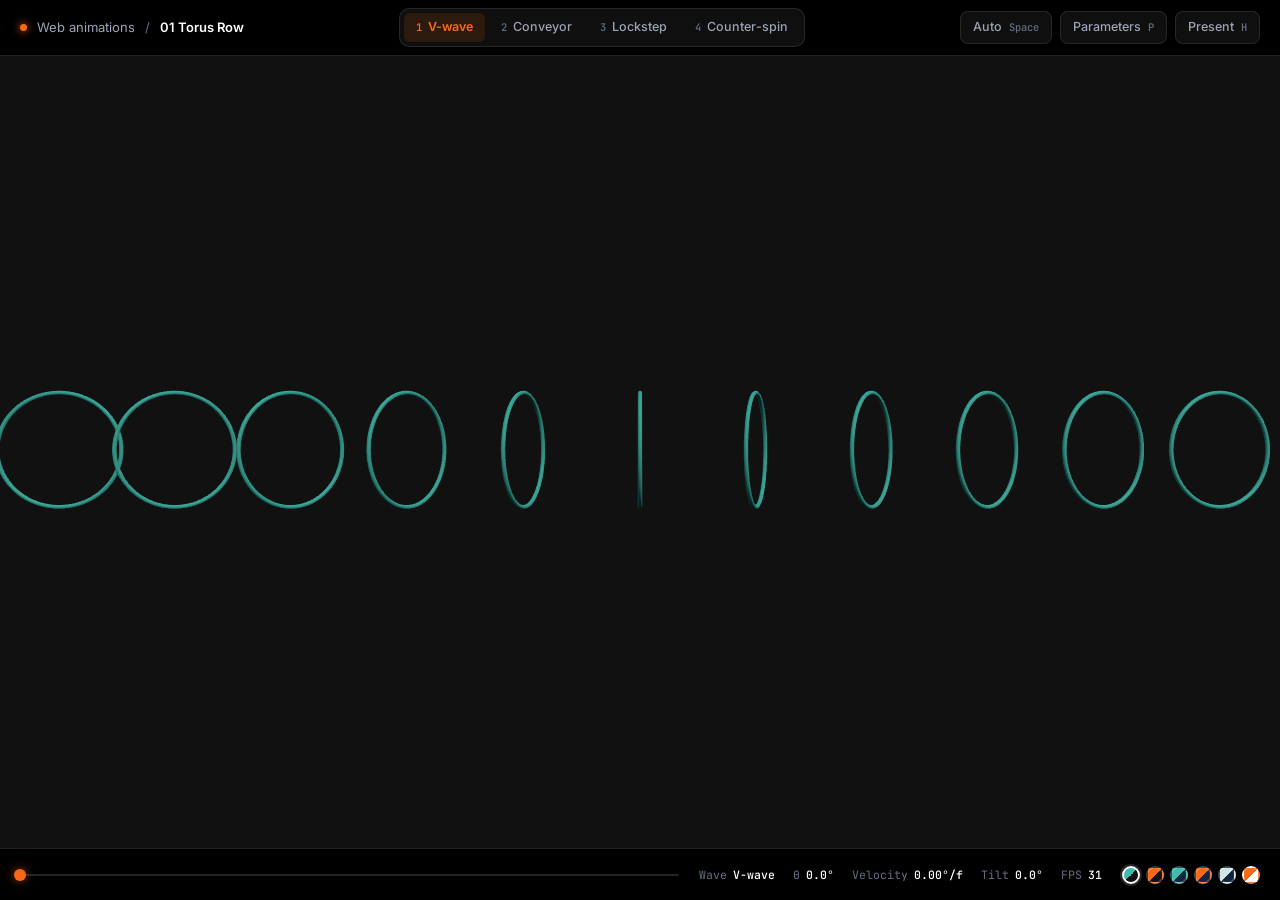
<file: web-animations/01-torus-row/index.html>
<!doctype html>
<html lang="en">
<head>
  <meta charset="utf-8">
  <meta name="viewport" content="width=device-width, initial-scale=1">
  <link rel="icon" href="../media/placeholder.webp" type="image/webp">
  <title>01 Torus Row · Loose Ends</title>
  <link rel="preconnect" href="https://fonts.googleapis.com">
  <link rel="preconnect" href="https://fonts.gstatic.com" crossorigin>
  <link href="https://fonts.googleapis.com/css2?family=Inter:wght@400;500;600;700&family=JetBrains+Mono:wght@400;500;600&display=swap" rel="stylesheet">
  <link rel="stylesheet" href="../shell/lab.css">
  <!-- three.js 0.160.0 ships with the lab (vendor/three) so it works offline and behind firewalls; preload starts the fetch at once. The import map must come before any module preload, or Firefox ignores it. -->
  <script type="importmap">
    { "imports": { "three": "../vendor/three/three.module.min.js" } }
  </script>
  <link rel="modulepreload" href="../vendor/three/three.module.min.js">
</head>
<body class="theme-teal-ink">
  <main class="stage" id="stage" aria-label="Torus row: scroll, drag or use the arrow keys to turn the rings"></main>
  <noscript><p style="padding:80px 24px">The torus row needs JavaScript and WebGL.</p></noscript>
  <script type="module" src="./module.js"></script>
</body>
</html>
</file>
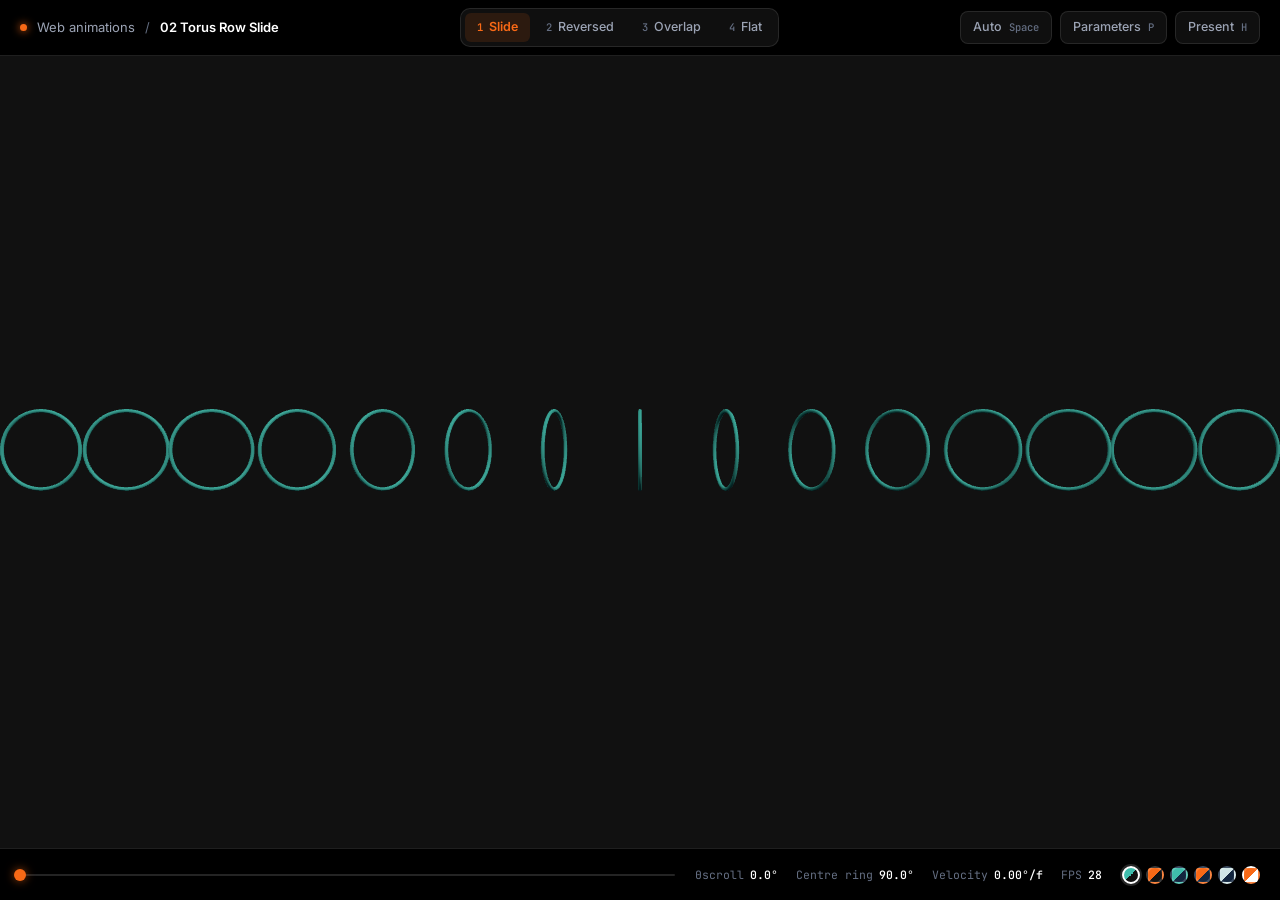
<file: web-animations/02-torus-row-slide/index.html>
<!doctype html>
<html lang="en">
<head>
  <meta charset="utf-8">
  <meta name="viewport" content="width=device-width, initial-scale=1">
  <link rel="icon" href="../media/placeholder.webp" type="image/webp">
  <title>02 Torus Row Slide · Loose Ends</title>
  <link rel="preconnect" href="https://fonts.googleapis.com">
  <link rel="preconnect" href="https://fonts.gstatic.com" crossorigin>
  <link href="https://fonts.googleapis.com/css2?family=Inter:wght@400;500;600;700&family=JetBrains+Mono:wght@400;500;600&display=swap" rel="stylesheet">
  <link rel="stylesheet" href="../shell/lab.css">
  <!-- three.js 0.160.0 ships with the lab (vendor/three) so it works offline and behind firewalls; preload starts the fetch at once. The import map must come before any module preload, or Firefox ignores it. -->
  <script type="importmap">
    { "imports": { "three": "../vendor/three/three.module.min.js" } }
  </script>
  <link rel="modulepreload" href="../vendor/three/three.module.min.js">
</head>
<body class="theme-teal-ink">
  <main class="stage" id="stage" aria-label="Torus row slide: scroll, drag or use the arrow keys to slide the wave"></main>
  <noscript><p style="padding:80px 24px">The torus row slide needs JavaScript and WebGL.</p></noscript>
  <script type="module" src="./module.js"></script>
</body>
</html>
</file>
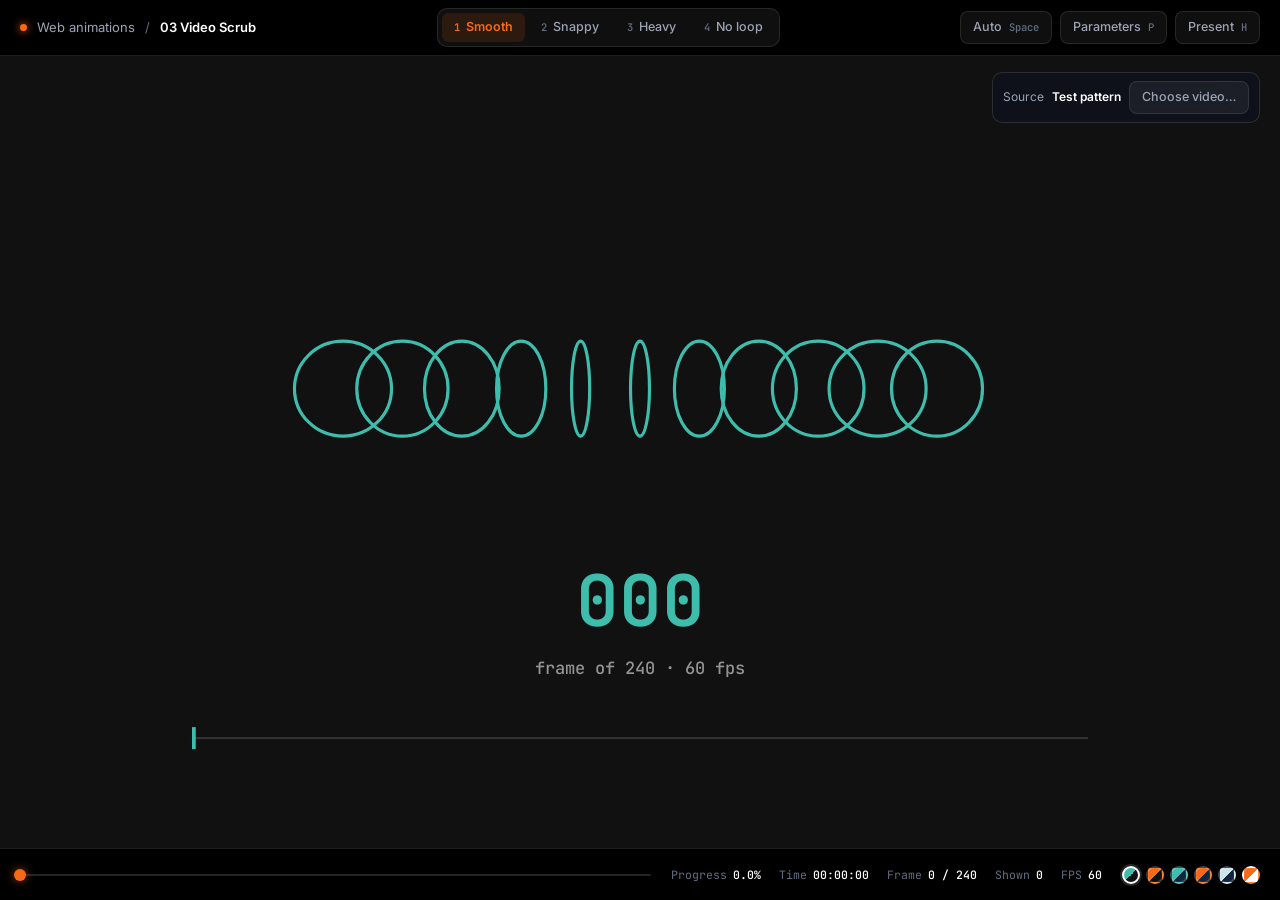
<file: web-animations/03-video-scrub/index.html>
<!doctype html>
<html lang="en">
<head>
  <meta charset="utf-8">
  <meta name="viewport" content="width=device-width, initial-scale=1">
  <link rel="icon" href="../media/placeholder.webp" type="image/webp">
  <title>03 Video Scrub · Loose Ends</title>
  <link rel="preconnect" href="https://fonts.googleapis.com">
  <link rel="preconnect" href="https://fonts.gstatic.com" crossorigin>
  <link href="https://fonts.googleapis.com/css2?family=Inter:wght@400;500;600;700&family=JetBrains+Mono:wght@400;500;600&display=swap" rel="stylesheet">
  <link rel="stylesheet" href="../shell/lab.css">
  <style>
    .stage video, .stage canvas { position: absolute; inset: var(--hud-top) 0 var(--hud-bottom); width: 100%; height: calc(100% - var(--hud-top) - var(--hud-bottom)); }
    body.hud-hidden .stage video, body.hud-hidden .stage canvas { inset: 0; height: 100%; }
    .stage video { object-fit: var(--fit, contain); }
    .source-bar { position: fixed; right: 20px; top: calc(var(--hud-top) + 16px); z-index: 80; display: flex; gap: 8px; align-items: center; padding: 8px 10px; border-radius: 10px; background: rgba(14, 18, 28, 0.88); border: 1px solid var(--border-hud); -webkit-backdrop-filter: blur(24px); backdrop-filter: blur(24px); font-size: 12px; color: var(--text-muted); }
    .source-bar strong { color: var(--text-main); font-weight: 600; max-width: 260px; overflow: hidden; text-overflow: ellipsis; white-space: nowrap; }
    body.hud-hidden .source-bar { display: none; }
    .drop-hint { position: fixed; inset: 0; z-index: 85; display: none; place-items: center; background: rgba(0, 0, 0, 0.6); border: 2px dashed var(--ui-accent); font-size: 18px; font-weight: 600; color: var(--ui-accent); pointer-events: none; }
    body.dragging .drop-hint { display: grid; }
  </style>
</head>
<body class="theme-teal-ink">
  <main class="stage" id="stage" aria-label="Video scrubber: scroll or drag to move through the video frame by frame">
    <video id="video" muted playsinline preload="auto" hidden></video>
    <canvas id="pattern"></canvas>
  </main>
  <div class="source-bar" id="sourceBar">
    <span>Source</span><strong id="sourceName">Test pattern</strong>
    <label class="action" for="file">Choose video…</label>
    <input id="file" type="file" accept="video/*" hidden>
    <button class="action" type="button" id="usePattern" hidden>Test pattern</button>
  </div>
  <div class="drop-hint" aria-hidden="true">Drop a video to scrub it (stays on this computer)</div>
  <script type="module" src="./module.js"></script>
</body>
</html>
</file>
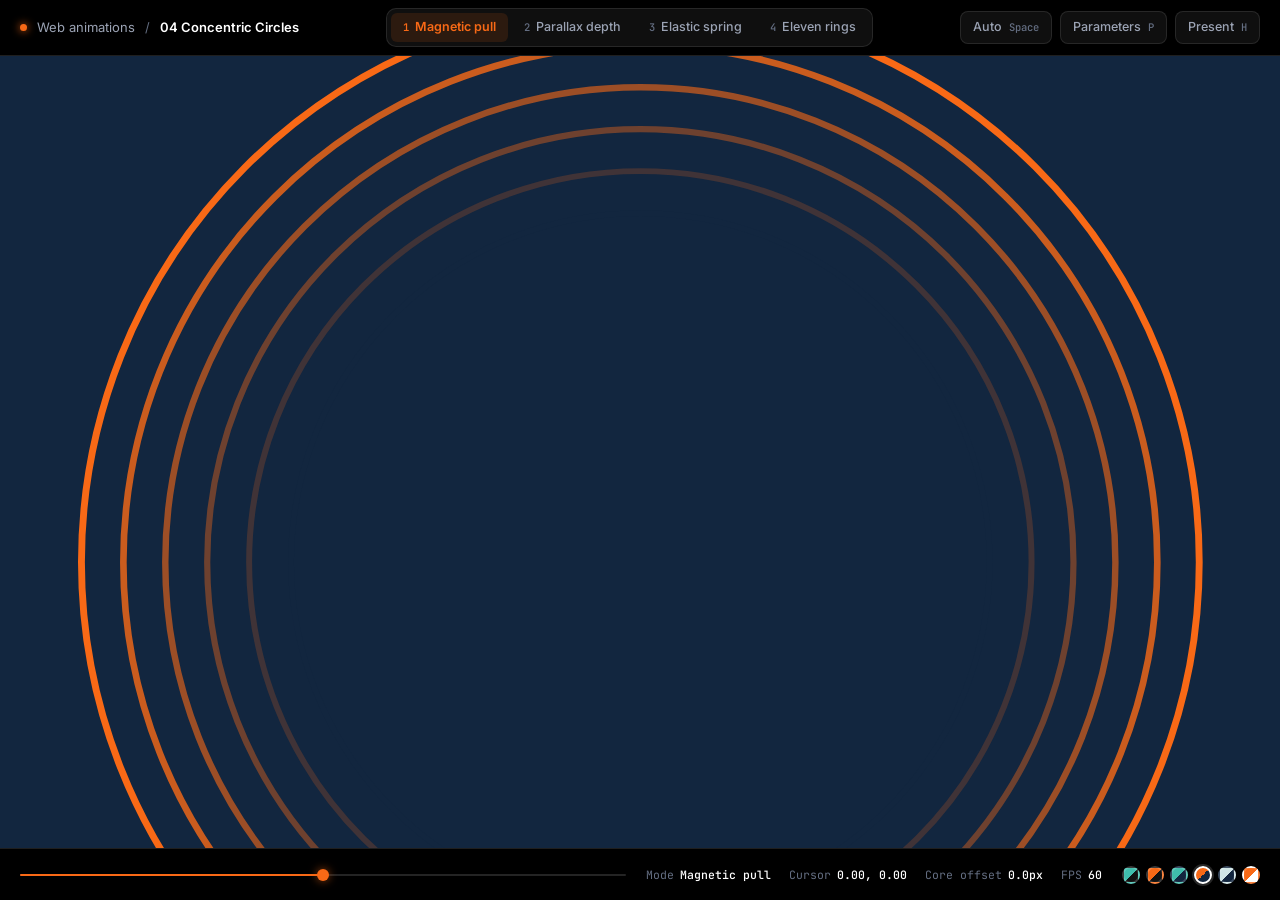
<file: web-animations/04-concentric-circles/index.html>
<!doctype html>
<html lang="en">
<head>
  <meta charset="utf-8">
  <meta name="viewport" content="width=device-width, initial-scale=1">
  <link rel="icon" href="../media/placeholder.webp" type="image/webp">
  <title>04 Concentric Circles · Loose Ends</title>
  <link rel="preconnect" href="https://fonts.googleapis.com">
  <link rel="preconnect" href="https://fonts.gstatic.com" crossorigin>
  <link href="https://fonts.googleapis.com/css2?family=Inter:wght@400;500;600;700&family=JetBrains+Mono:wght@400;500;600&display=swap" rel="stylesheet">
  <link rel="stylesheet" href="../shell/lab.css">
  <style>
    /* The rings sit centred and oversized (bleed past every edge); the stage clips them. */
    .stage.circles { cursor: default; overflow: hidden; display: grid; place-items: center; }
    .stage.circles svg { width: var(--ring-size); height: var(--ring-size); flex: none; overflow: visible; transform: translate(var(--ring-x, 0px), var(--ring-y, 0px)); }
  </style>
</head>
<body class="theme-orange-navy">
  <main class="stage circles" id="stage" aria-label="Concentric circles that follow the cursor"></main>
  <script type="module" src="./module.js"></script>
</body>
</html>
</file>
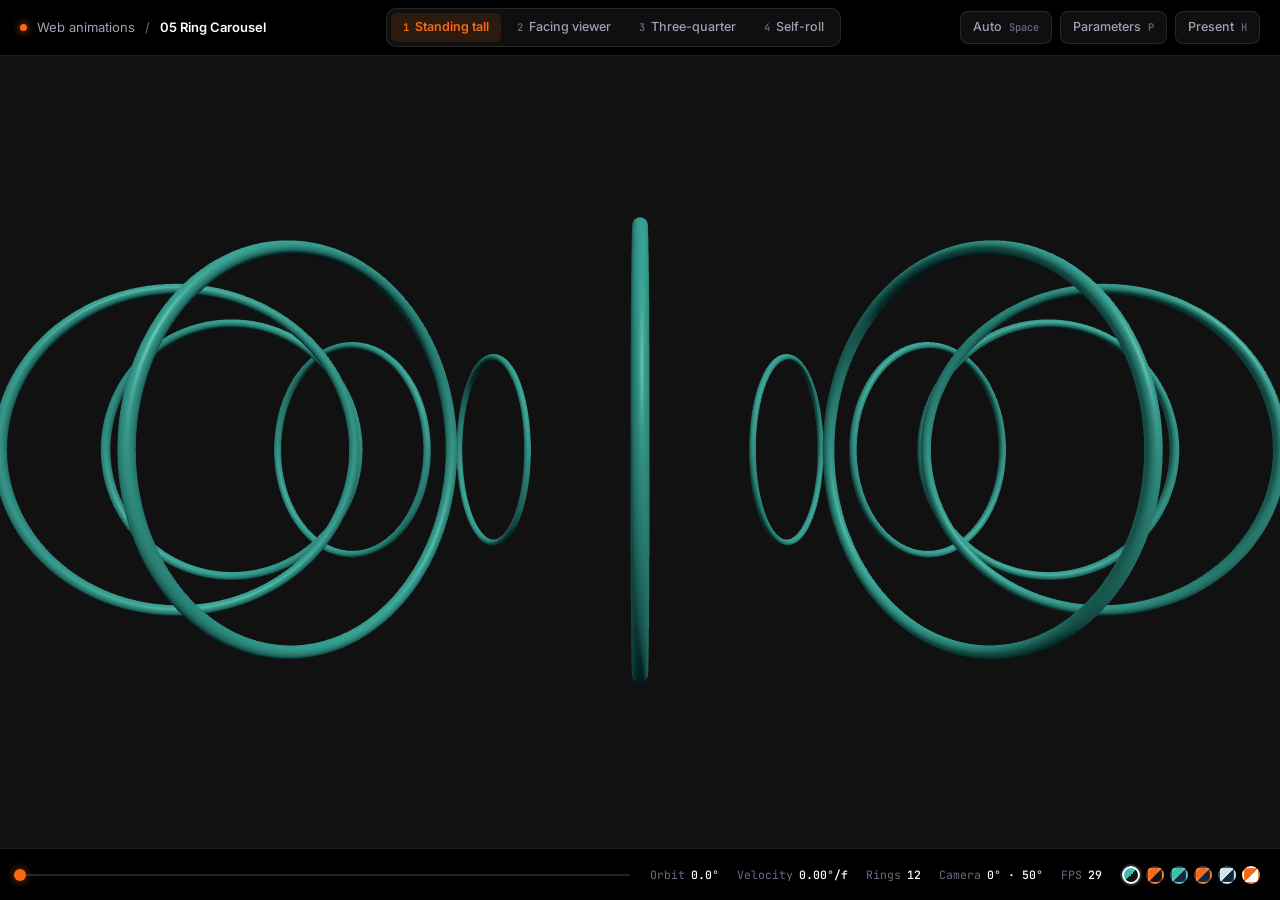
<file: web-animations/05-ring-carousel/index.html>
<!doctype html>
<html lang="en">
<head>
  <meta charset="utf-8">
  <meta name="viewport" content="width=device-width, initial-scale=1">
  <link rel="icon" href="../media/placeholder.webp" type="image/webp">
  <title>05 Ring Carousel · Loose Ends</title>
  <link rel="preconnect" href="https://fonts.googleapis.com">
  <link rel="preconnect" href="https://fonts.gstatic.com" crossorigin>
  <link href="https://fonts.googleapis.com/css2?family=Inter:wght@400;500;600;700&family=JetBrains+Mono:wght@400;500;600&display=swap" rel="stylesheet">
  <link rel="stylesheet" href="../shell/lab.css">
  <!-- three.js 0.160.0 ships with the lab (vendor/three) so it works offline and behind firewalls; preload starts the fetch at once. The import map must come before any module preload, or Firefox ignores it. -->
  <script type="importmap">
    {
      "imports": {
        "three": "../vendor/three/three.module.min.js"
      }
    }
  </script>
  <link rel="modulepreload" href="../vendor/three/three.module.min.js">
</head>
<body class="theme-teal-ink">
  <main class="stage" id="stage" aria-label="Ring carousel: scroll, drag or use the arrow keys to turn it"></main>
  <noscript><p style="padding:80px 24px">The ring carousel needs JavaScript and WebGL.</p></noscript>
  <script type="module" src="./module.js"></script>
</body>
</html>
</file>
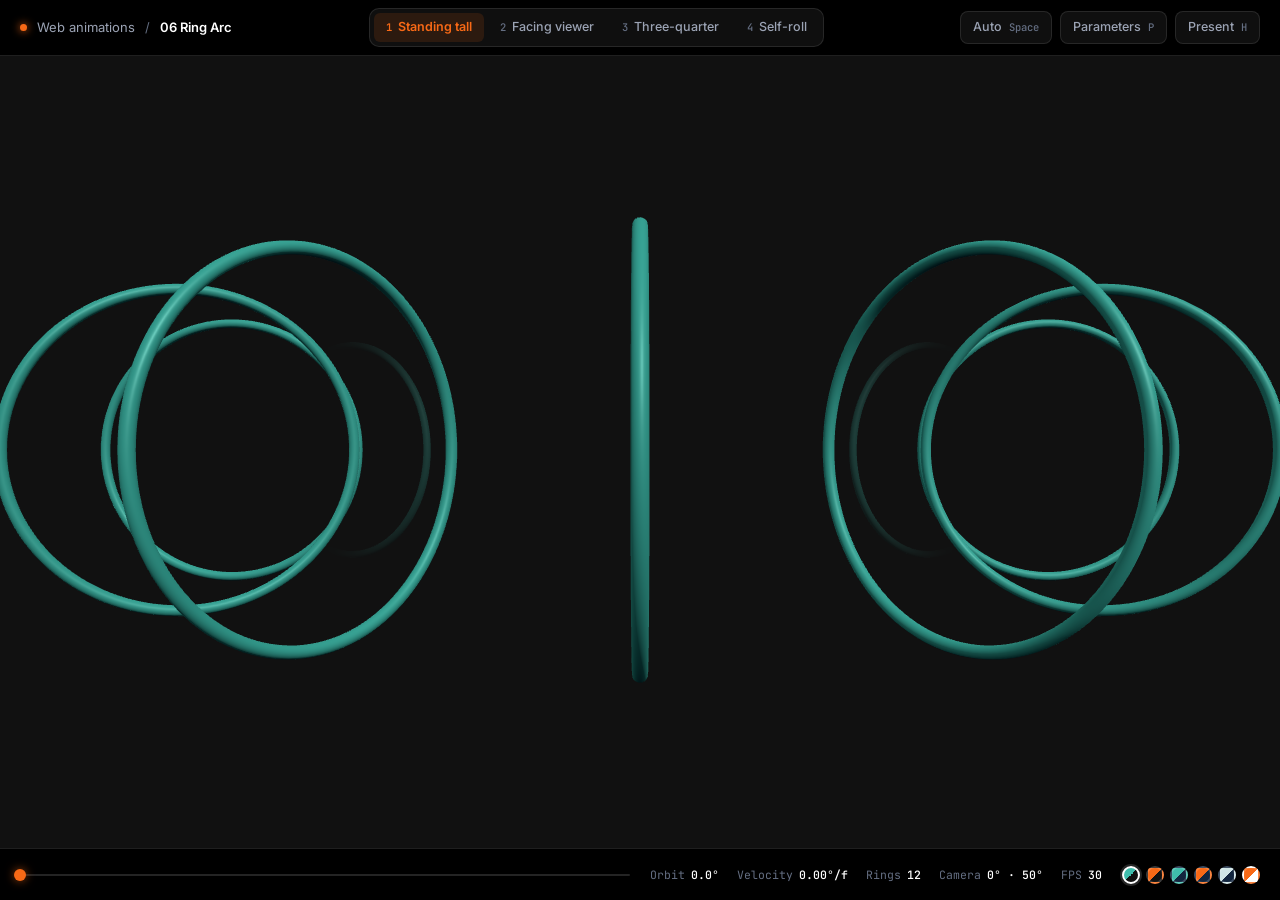
<file: web-animations/06-ring-arc/index.html>
<!doctype html>
<html lang="en">
<head>
  <meta charset="utf-8">
  <meta name="viewport" content="width=device-width, initial-scale=1">
  <link rel="icon" href="../media/placeholder.webp" type="image/webp">
  <title>06 Ring Arc · Loose Ends</title>
  <link rel="preconnect" href="https://fonts.googleapis.com">
  <link rel="preconnect" href="https://fonts.gstatic.com" crossorigin>
  <link href="https://fonts.googleapis.com/css2?family=Inter:wght@400;500;600;700&family=JetBrains+Mono:wght@400;500;600&display=swap" rel="stylesheet">
  <link rel="stylesheet" href="../shell/lab.css">
  <!-- three.js 0.160.0 ships with the lab (vendor/three) so it works offline and behind firewalls; preload starts the fetch at once. The import map must come before any module preload, or Firefox ignores it. -->
  <script type="importmap">
    {
      "imports": {
        "three": "../vendor/three/three.module.min.js"
      }
    }
  </script>
  <link rel="modulepreload" href="../vendor/three/three.module.min.js">
</head>
<body class="theme-teal-ink" data-module="06-ring-arc" data-number="06" data-title="Ring Arc">
  <main class="stage" id="stage" aria-label="Ring arc: the front half of the carousel; scroll, drag or use the arrow keys to turn it"></main>
  <noscript><p style="padding:80px 24px">The ring carousel needs JavaScript and WebGL.</p></noscript>
  <!-- Same code as 05 (one carousel to maintain); this card differs only in its config.json. -->
  <script type="module" src="../05-ring-carousel/module.js"></script>
</body>
</html>
</file>
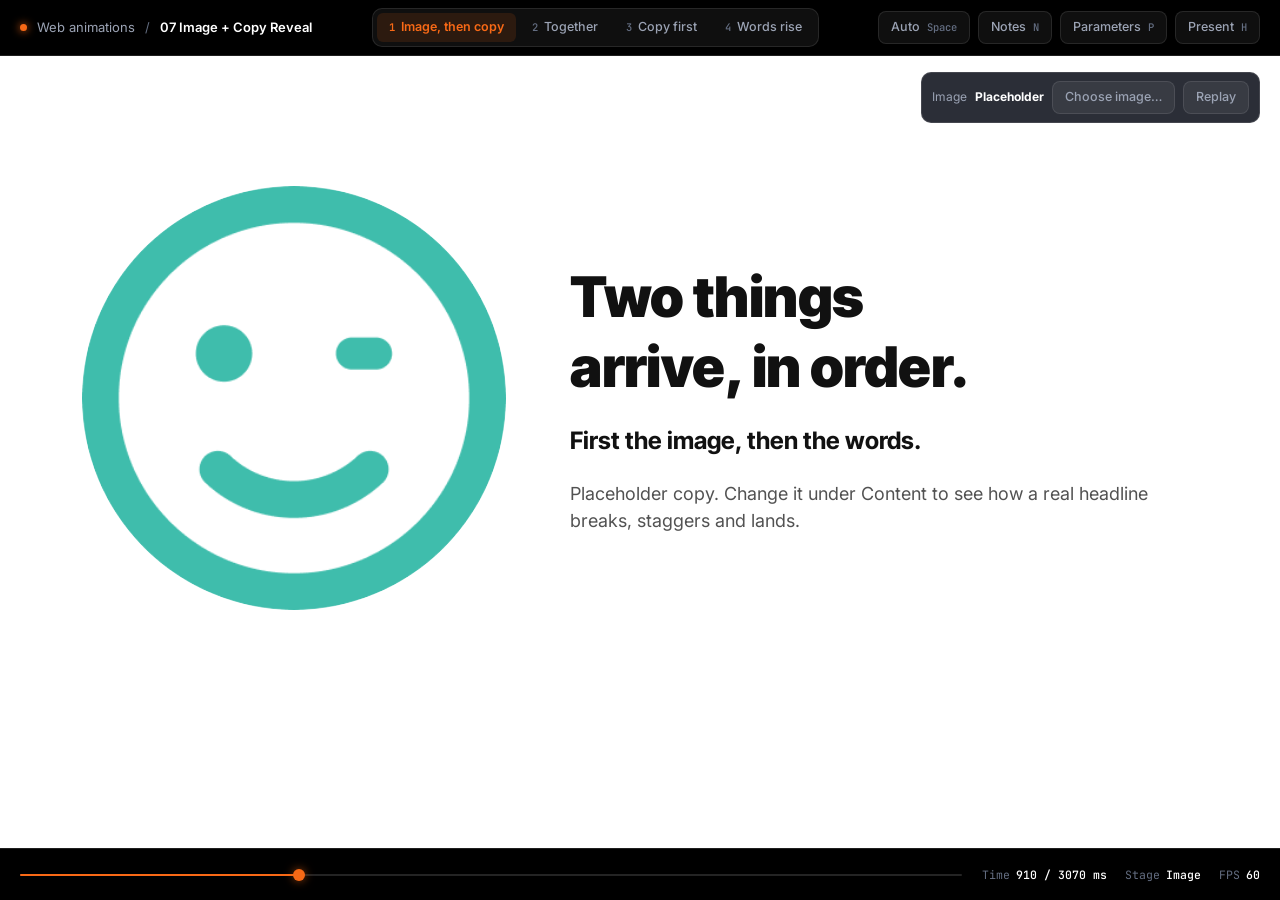
<file: web-animations/07-image-copy-reveal/index.html>
<!doctype html>
<html lang="en">
<head>
  <meta charset="utf-8">
  <meta name="viewport" content="width=device-width, initial-scale=1">
  <link rel="icon" href="../media/placeholder.webp" type="image/webp">
  <title>07 Image + Copy Reveal · Loose Ends</title>
  <link rel="preconnect" href="https://fonts.googleapis.com">
  <link rel="preconnect" href="https://fonts.gstatic.com" crossorigin>
  <!-- Inter + JetBrains Mono for the HUD; Inter Tight + Inter for the component, as on the rest of Loose Ends. -->
  <link href="https://fonts.googleapis.com/css2?family=Inter:wght@400;500;600;700&family=Inter+Tight:wght@700;900&family=JetBrains+Mono:wght@400;500;600&display=swap" rel="stylesheet">
  <link rel="stylesheet" href="../shell/lab.css">
  <style>
    /* Loose Ends type and colour (/assets/tokens.css): Inter Tight headings, Inter body, near-black on white. */
    :root {
      --ds-font-display: "Inter Tight", -apple-system, BlinkMacSystemFont, "Segoe UI", sans-serif;
      --ds-font-body: "Inter", -apple-system, BlinkMacSystemFont, "Segoe UI", sans-serif;
    }
    .stage.reveal { cursor: default; overflow-y: auto; overflow-x: hidden; touch-action: auto; }
    .surface-white { --surf: #FFFFFF; --ink: #111111; --body-ink: #525252; }
    .surface-grey { --surf: #E6E6E6; --ink: #111111; --body-ink: #525252; }
    .surface-navy { --surf: #12263F; --ink: #3FBDAC; --body-ink: #CFE5E6; }
    .stage.reveal { background: var(--surf); }

    /* "When scrolled into view" puts a screen of space above the component so you can scroll down to it. */
    .runway { display: none; height: 100vh; align-items: flex-end; justify-content: center; padding-bottom: 48px; font-family: var(--font-mono); font-size: 12px; color: var(--ink); opacity: 0.55; }
    .trigger-view .runway, .trigger-scroll .runway { display: flex; }
    .runway.after { align-items: flex-start; padding: 48px 0 0; }

    /* Content container: content widths per breakpoint. */
    .comp { width: 100%; max-width: 1408px; margin: 0 auto; min-height: calc(100vh - var(--hud-top) - var(--hud-bottom)); padding: calc(var(--hud-top) + 48px) 10px calc(var(--hud-bottom) + 48px); display: grid; grid-template-columns: minmax(0, var(--img-share)) minmax(0, 1fr); gap: 64px; align-items: center; color: var(--ink); }
    @media (min-width: 576px) { .comp { max-width: 516px; padding-inline: 0; } }
    @media (min-width: 768px) { .comp { max-width: 696px; } }
    @media (min-width: 992px) { .comp { max-width: 938px; } }
    @media (min-width: 1200px) { .comp { max-width: 1116px; } }
    @media (min-width: 1600px) { .comp { max-width: 1408px; } }
    .trigger-view .comp, .trigger-scroll .comp { min-height: 100vh; }
    .layout-image-right .media { order: 2; }
    .layout-stacked .comp, .comp.narrow { grid-template-columns: 1fr; gap: 36px; justify-items: start; }
    .layout-stacked .media, .comp.narrow .media { width: min(100%, calc(var(--img-share) * 1.4)); }

    .media { width: 100%; aspect-ratio: 1; overflow: hidden; }
    .media img { width: 100%; height: 100%; object-fit: cover; display: block; }
    .shape-circle .media { border-radius: 50%; }
    .shape-rounded .media { border-radius: 24px; }
    .shape-square .media { border-radius: 0; }

    .copy { display: flex; flex-direction: column; gap: 24px; min-width: 0; }
    /* Headline: like the site's h1 (Inter Tight 900). */
    .headline { margin: 0; font-family: var(--ds-font-display); font-weight: 900; letter-spacing: -0.01em; font-size: 34px; line-height: 42.5px; text-wrap: balance; }
    /* Subheadline: Inter Tight 700. */
    .subheadline { margin: 0; font-family: var(--ds-font-display); font-weight: 700; font-size: 18px; line-height: 22.5px; }
    /* Body: Inter, the site's soft grey. */
    .body { margin: 0; color: var(--body-ink); font-family: var(--ds-font-body); font-weight: 400; font-size: 18px; line-height: 27px; max-width: 60ch; }
    @media (min-width: 992px) {
      .headline { font-size: 56px; line-height: 70px; }
      .subheadline { font-size: 24px; line-height: 30px; }
    }
    .copy .w, .copy .ln { display: inline-block; white-space: pre; }
  </style>
</head>
<body>
  <main class="stage reveal surface-white" id="stage" aria-label="Image and copy reveal">
    <div class="runway" aria-hidden="true">Scroll down: the reveal starts when it comes into view ↓</div>
    <section class="comp" id="comp">
      <div class="media" id="media"><img id="img" src="../media/placeholder.webp" alt="Placeholder image"></div>
      <div class="copy" id="copy">
        <h2 class="headline" id="headline"></h2>
        <p class="subheadline" id="subheadline"></p>
        <p class="body" id="body"></p>
      </div>
    </section>
    <div class="runway after" aria-hidden="true">↓ Next section: the page carries on here after the hold</div>
  </main>
  <div class="source-bar" style="position:fixed;right:20px;top:calc(var(--hud-top) + 16px);z-index:80;display:flex;gap:8px;align-items:center;padding:8px 10px;border-radius:10px;background:rgba(14,18,28,.88);border:1px solid var(--border-hud);font-size:12px;color:var(--text-muted)">
    <span>Image</span><strong id="imgName" style="color:var(--text-main);max-width:220px;overflow:hidden;text-overflow:ellipsis;white-space:nowrap">Placeholder</strong>
    <label class="action" for="imgFile">Choose image…</label>
    <input id="imgFile" type="file" accept="image/*" hidden>
    <button class="action" type="button" id="replay">Replay</button>
  </div>
  <script type="module" src="./module.js"></script>
</body>
</html>
</file>
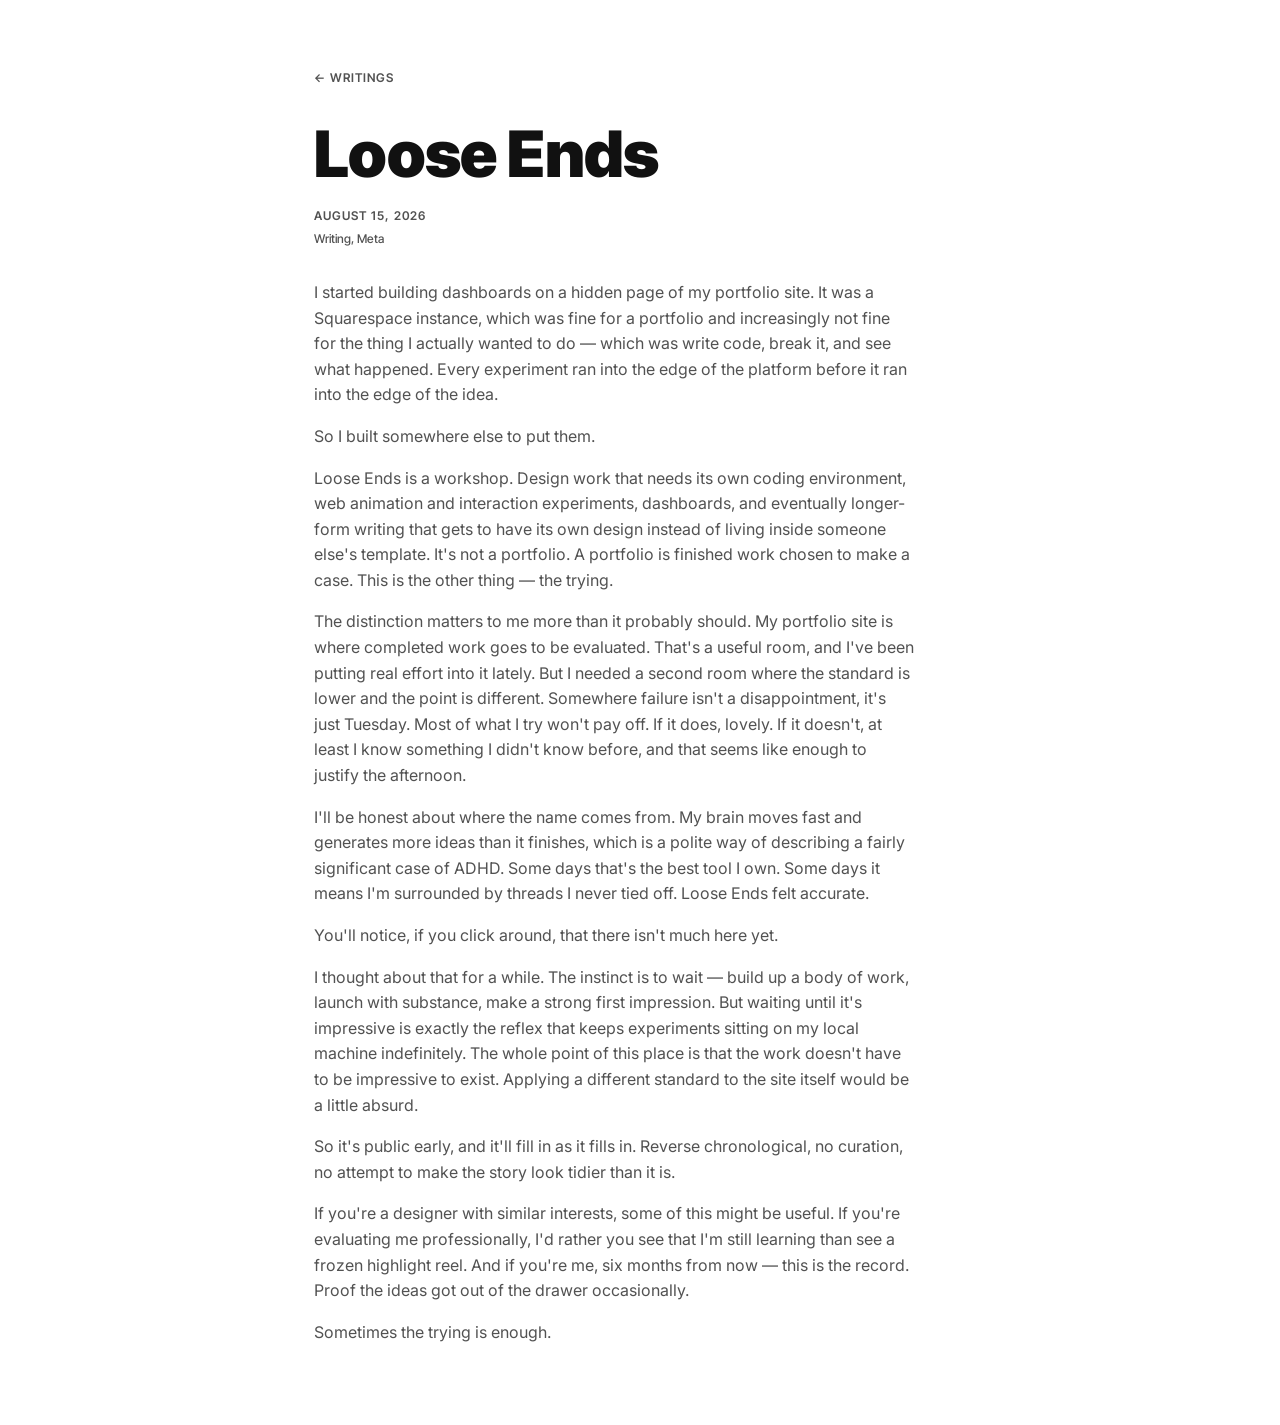
<file: writings/loose-ends/index.html>
<!DOCTYPE html>
<html lang="en">
<head>
  <meta charset="utf-8">
  <meta name="viewport" content="width=device-width, initial-scale=1">
  <title>Loose Ends — Writings</title>
  <meta name="description" content="Why this site exists, where the name comes from, and why it's public before it's full.">
  <link rel="icon" href="/assets/Simly.webp" type="image/webp">
  <link rel="preconnect" href="https://fonts.gstatic.com" crossorigin>
  <link href="https://fonts.googleapis.com/css2?family=Inter:wght@400;500;600&family=Inter+Tight:wght@700;900&display=swap" rel="stylesheet">
  <link rel="stylesheet" href="/assets/tokens.css">
  <style>
    .wrap {
      max-width: 700px;
      margin: 0 auto;
      padding: var(--space-8) var(--space-5);
    }
    .post-meta {
      margin-bottom: var(--space-6);
    }
    .post-meta .label--inline {
      display: block;
      margin-top: var(--space-1);
    }
  </style>
</head>
<body>
  <div class="wrap">
    <a class="back-link meta" href="/writings/">&larr; Writings</a>
    <article>
      <h1>Loose Ends</h1>
      <div class="post-meta">
        <span class="meta">August 15, 2026</span>
        <span class="label label--inline">Writing, Meta</span>
      </div>

      <p>I started building dashboards on a hidden page of my portfolio site. It was a Squarespace instance, which was fine for a portfolio and increasingly not fine for the thing I actually wanted to do — which was write code, break it, and see what happened. Every experiment ran into the edge of the platform before it ran into the edge of the idea.</p>

      <p>So I built somewhere else to put them.</p>

      <p>Loose Ends is a workshop. Design work that needs its own coding environment, web animation and interaction experiments, dashboards, and eventually longer-form writing that gets to have its own design instead of living inside someone else's template. It's not a portfolio. A portfolio is finished work chosen to make a case. This is the other thing — the trying.</p>

      <p>The distinction matters to me more than it probably should. My portfolio site is where completed work goes to be evaluated. That's a useful room, and I've been putting real effort into it lately. But I needed a second room where the standard is lower and the point is different. Somewhere failure isn't a disappointment, it's just Tuesday. Most of what I try won't pay off. If it does, lovely. If it doesn't, at least I know something I didn't know before, and that seems like enough to justify the afternoon.</p>

      <p>I'll be honest about where the name comes from. My brain moves fast and generates more ideas than it finishes, which is a polite way of describing a fairly significant case of ADHD. Some days that's the best tool I own. Some days it means I'm surrounded by threads I never tied off. Loose Ends felt accurate.</p>

      <p>You'll notice, if you click around, that there isn't much here yet.</p>

      <p>I thought about that for a while. The instinct is to wait — build up a body of work, launch with substance, make a strong first impression. But waiting until it's impressive is exactly the reflex that keeps experiments sitting on my local machine indefinitely. The whole point of this place is that the work doesn't have to be impressive to exist. Applying a different standard to the site itself would be a little absurd.</p>

      <p>So it's public early, and it'll fill in as it fills in. Reverse chronological, no curation, no attempt to make the story look tidier than it is.</p>

      <p>If you're a designer with similar interests, some of this might be useful. If you're evaluating me professionally, I'd rather you see that I'm still learning than see a frozen highlight reel. And if you're me, six months from now — this is the record. Proof the ideas got out of the drawer occasionally.</p>

      <p>Sometimes the trying is enough.</p>
    </article>
  </div>
</body>
</html>
</file>
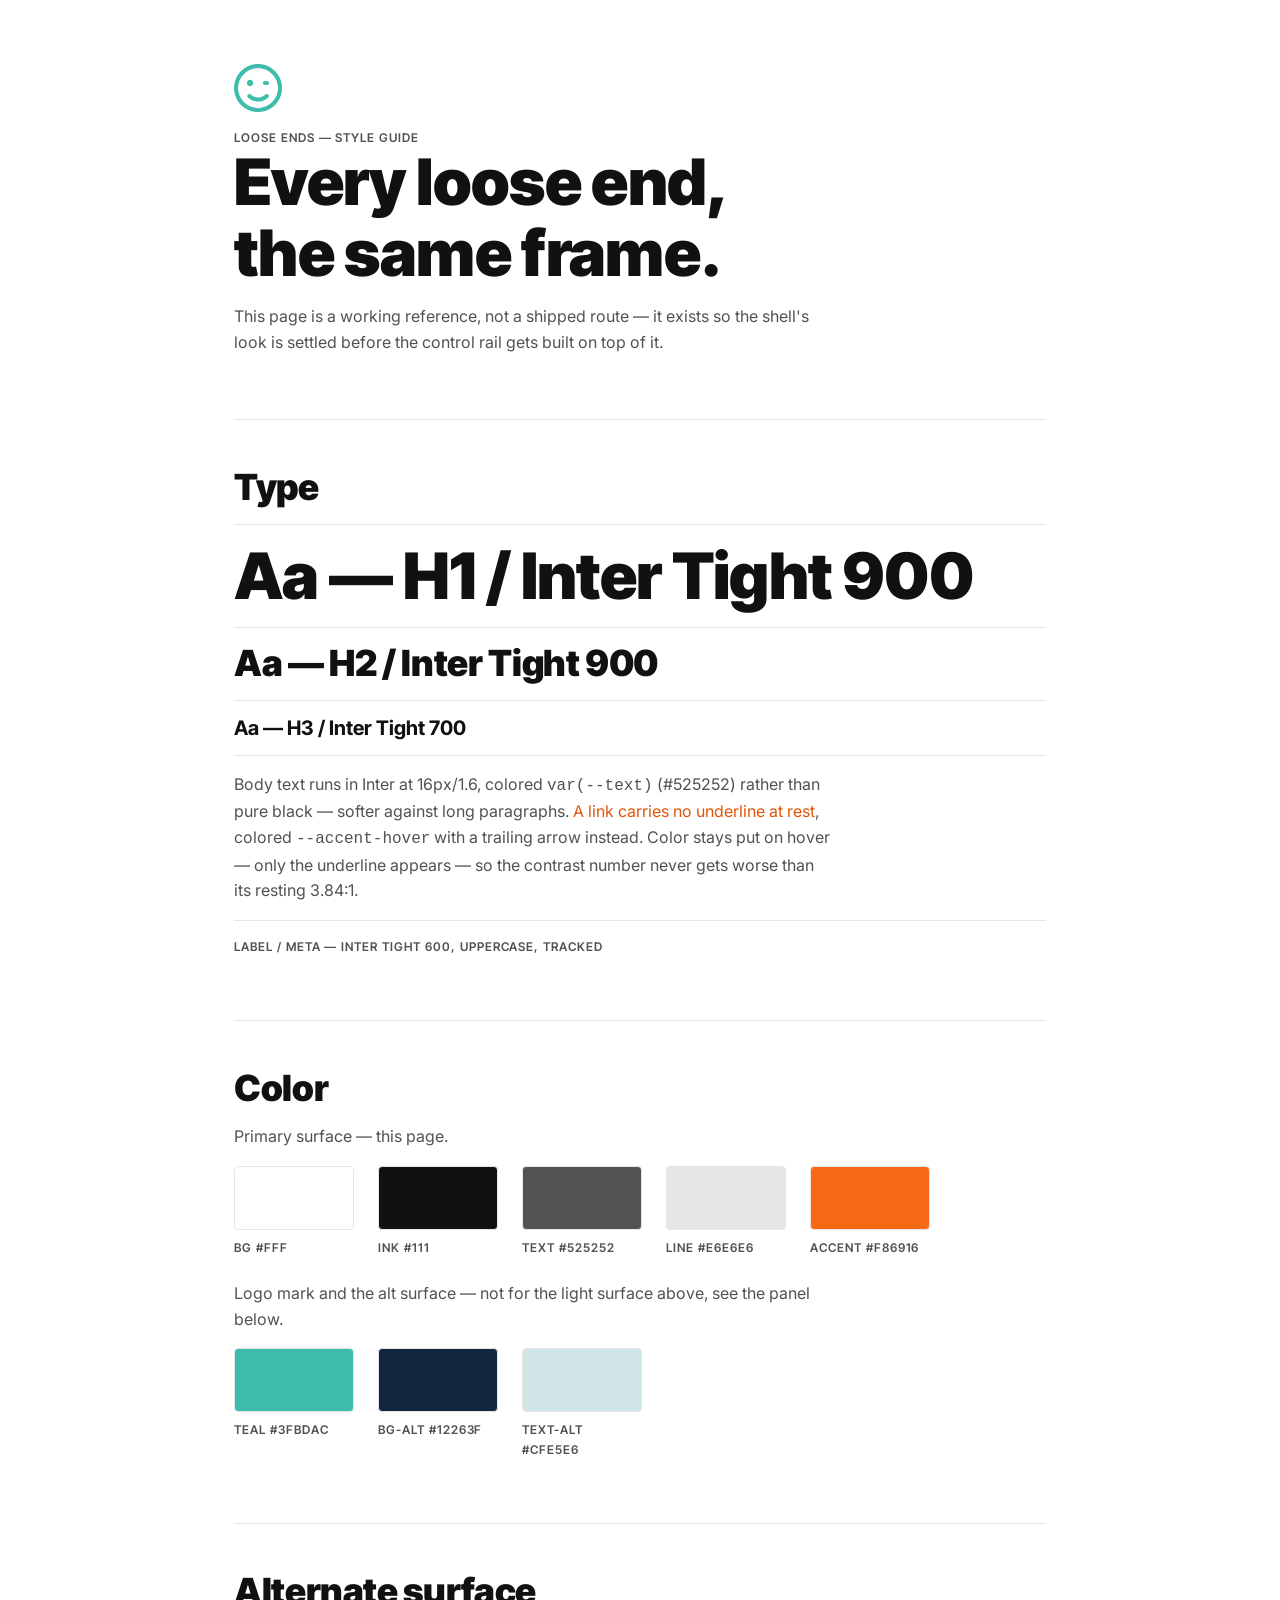
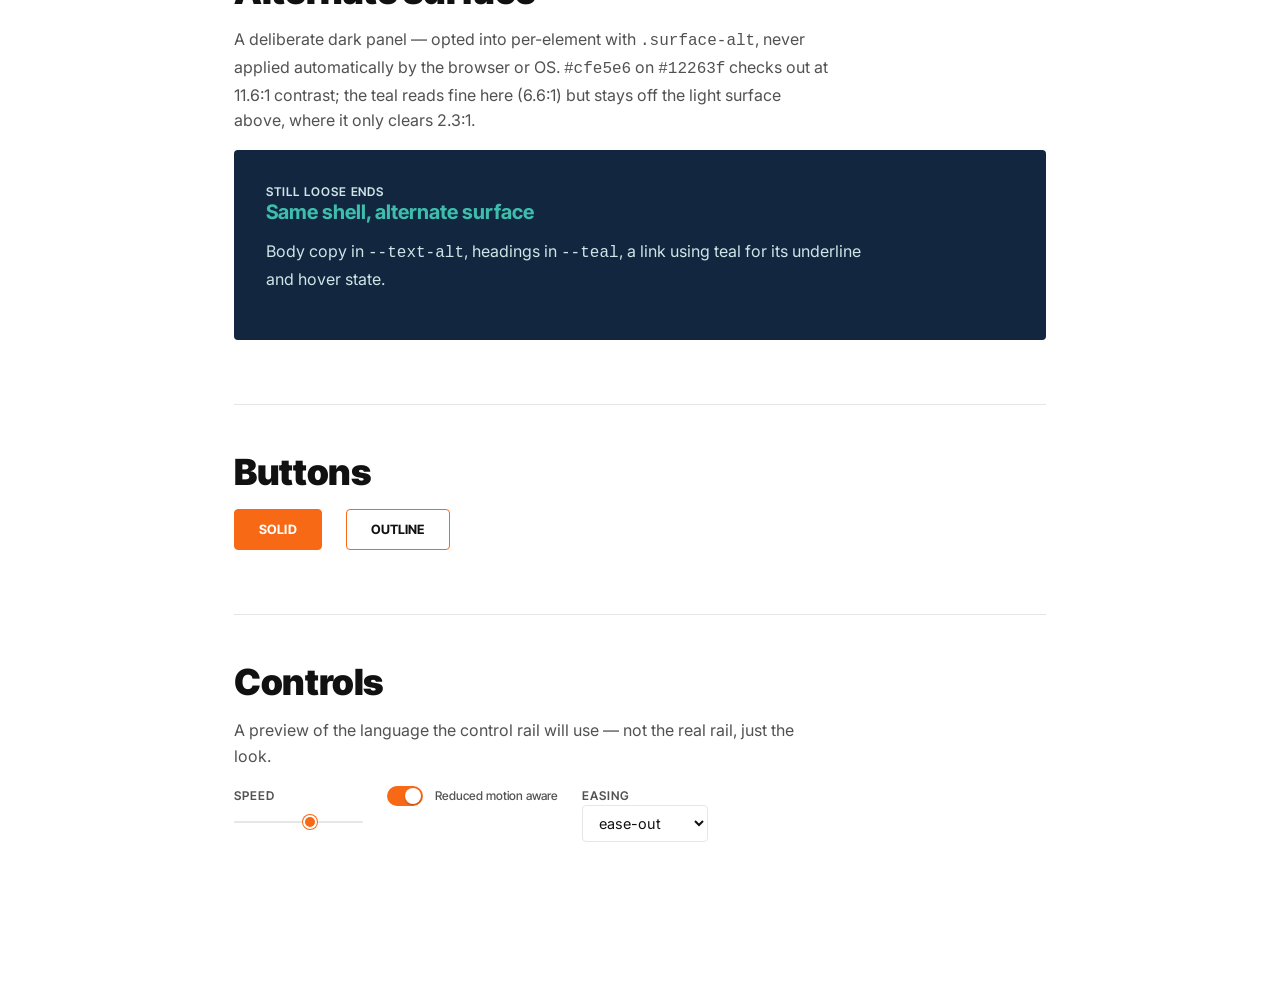
<file: style-guide.html>
<!DOCTYPE html>
<html lang="en">
<head>
  <meta charset="utf-8">
  <meta name="viewport" content="width=device-width, initial-scale=1">
  <title>Loose Ends — style guide</title>
  <link rel="icon" href="/assets/Simly.webp" type="image/webp">
  <link rel="preconnect" href="https://fonts.gstatic.com" crossorigin>
  <link href="https://fonts.googleapis.com/css2?family=Inter:wght@400;500;600&family=Inter+Tight:wght@700;900&display=swap" rel="stylesheet">
  <link rel="stylesheet" href="/assets/tokens.css">
  <style>
    .wrap { max-width: 860px; margin: 0 auto; padding: var(--space-8) var(--space-5); }
    section { margin-bottom: var(--space-8); }
    .row { display: flex; flex-wrap: wrap; gap: var(--space-5); align-items: flex-start; }
    .type-sample { border-top: 1px solid var(--line); padding-top: var(--space-4); margin-bottom: var(--space-4); }
    hr { border: none; border-top: 1px solid var(--line); margin: var(--space-7) 0; }
  </style>
</head>
<body>
  <div class="wrap">
    <section>
      <img class="logo" src="/assets/Simly.webp" alt="Loose Ends">
      <span class="meta">Loose Ends — style guide</span>
      <h1>Every loose end,<br>the same frame.</h1>
      <p>This page is a working reference, not a shipped route — it exists so
      the shell's look is settled before the control rail gets built on top
      of it.</p>
    </section>

    <hr>

    <section>
      <h2>Type</h2>
      <div class="type-sample"><h1>Aa — H1 / Inter Tight 900</h1></div>
      <div class="type-sample"><h2>Aa — H2 / Inter Tight 900</h2></div>
      <div class="type-sample"><h3>Aa — H3 / Inter Tight 700</h3></div>
      <div class="type-sample">
        <p>Body text runs in Inter at 16px/1.6, colored <code>var(--text)</code>
        (#525252) rather than pure black — softer against long paragraphs.
        <a href="#">A link carries no underline at rest</a>, colored
        <code>--accent-hover</code> with a trailing arrow instead. Color
        stays put on hover — only the underline appears — so the contrast
        number never gets worse than its resting 3.84:1.</p>
      </div>
      <div class="type-sample">
        <span class="label">Label / meta — Inter Tight 600, uppercase, tracked</span>
      </div>
    </section>

    <hr>

    <section>
      <h2>Color</h2>
      <p>Primary surface — this page.</p>
      <div class="row">
        <div class="swatch">
          <div class="swatch-color swatch-color--bg"></div>
          <span class="meta">bg #fff</span>
        </div>
        <div class="swatch">
          <div class="swatch-color swatch-color--ink"></div>
          <span class="meta">ink #111</span>
        </div>
        <div class="swatch">
          <div class="swatch-color swatch-color--text"></div>
          <span class="meta">text #525252</span>
        </div>
        <div class="swatch">
          <div class="swatch-color swatch-color--line"></div>
          <span class="meta">line #e6e6e6</span>
        </div>
        <div class="swatch">
          <div class="swatch-color swatch-color--accent"></div>
          <span class="meta">accent #f86916</span>
        </div>
      </div>
      <p class="mt-5">Logo mark and the alt surface —
      not for the light surface above, see the panel below.</p>
      <div class="row">
        <div class="swatch">
          <div class="swatch-color swatch-color--teal"></div>
          <span class="meta">teal #3fbdac</span>
        </div>
        <div class="swatch">
          <div class="swatch-color swatch-color--bg-alt"></div>
          <span class="meta">bg-alt #12263f</span>
        </div>
        <div class="swatch">
          <div class="swatch-color swatch-color--text-alt"></div>
          <span class="meta">text-alt #cfe5e6</span>
        </div>
      </div>
    </section>

    <hr>

    <section>
      <h2>Alternate surface</h2>
      <p>A deliberate dark panel — opted into per-element with
      <code>.surface-alt</code>, never applied automatically by the browser
      or OS. <code>#cfe5e6</code> on <code>#12263f</code> checks out at
      11.6:1 contrast; the teal reads fine here (6.6:1) but stays off the
      light surface above, where it only clears 2.3:1.</p>
      <div class="surface-alt">
        <span class="meta">Still Loose Ends</span>
        <h3>Same shell, alternate surface</h3>
        <p>Body copy in <code>--text-alt</code>, headings in
        <code>--teal</code>, <a href="#">a link</a> using teal for its
        underline and hover state.</p>
      </div>
    </section>

    <hr>

    <section>
      <h2>Buttons</h2>
      <div class="row">
        <button type="button" class="button button--solid">Solid</button>
        <button type="button" class="button button--outline">Outline</button>
      </div>
    </section>

    <hr>

    <section>
      <h2>Controls</h2>
      <p>A preview of the language the control rail will use — not the real
      rail, just the look.</p>
      <div class="row">
        <div class="control">
          <label class="label" for="demo-speed">Speed</label>
          <input id="demo-speed" type="range" min="0" max="100" value="60">
        </div>
        <div class="control">
          <label class="toggle">
            <input type="checkbox" checked>
            <span class="toggle-track"></span>
            <span class="label label--inline">Reduced motion aware</span>
          </label>
        </div>
        <div class="control">
          <label class="label" for="demo-easing">Easing</label>
          <select id="demo-easing">
            <option>ease-out</option>
            <option>ease-in-out</option>
            <option>linear</option>
          </select>
        </div>
      </div>
    </section>

  </div>
</body>
</html>
</file>
<file: assets/tokens.css>
/* Loose Ends — design tokens and base styles.
   Ties back to elliotolson.com: Inter / Inter Tight, near-black on white,
   one accent (#f86916) doing all the interactive signaling. */

:root {
  --bg: #ffffff;
  --ink: #111111;
  --text: #525252;
  --line: #e6e6e6;
  /* #f86916 stays exact — it's elliotolson.com's real accent, not ours to
     retune. Scope, not shade, is the accessibility fix: buttons/thumbs/
     focus rings/underlines only, never body text, never a large fill.
     Button labels are white on this fill — 2.99:1, under the 4.5:1 a
     small-text AA pass needs. Known and accepted (2026-07-31): Elliot
     wants white, not ink, on buttons specifically — bold weight helps
     perceived legibility even though it doesn't buy an official WCAG
     exception at this text size. Everywhere else orange still stays out
     of text color entirely (see link a:hover below) — this trade is
     scoped to buttons only, not reopening the rule generally. */
  --accent: #f86916;
  --accent-hover: #df5607;
  --accent-ink: #ffffff;

  /* logo mark, sampled from Simly.webp (#3fbdac) — 2.3:1 on white, too low
     for text there; use it on --bg-alt (6.6:1) or as a graphic mark, not
     as body copy on the light surface. */
  --teal: #3fbdac;

  /* alt surface: a deliberate dark panel, not an auto dark-mode swap.
     CFE5E6 on 12263F is 11.6:1 — verified, not guessed, after the last
     contrast mistake. Apply both together via .surface-alt; don't mix
     with the light-surface tokens. */
  --bg-alt: #12263f;
  --text-alt: #cfe5e6;

  /* a third grey, between --text (#525252) and --line (#e6e6e6). Resting
     color for large nav items (2026-08-15) — deliberately soft, since
     the rollover (dark fill + --text-alt) is where they announce
     themselves, not their resting state. */
  --text-soft: #999999;

  --font-body: 'Inter', -apple-system, BlinkMacSystemFont, 'Segoe UI', sans-serif;
  --font-display: 'Inter Tight', -apple-system, BlinkMacSystemFont, 'Segoe UI', sans-serif;

  --space-1: 4px;
  --space-2: 8px;
  --space-3: 12px;
  --space-4: 16px;
  --space-5: 24px;
  --space-6: 32px;
  --space-7: 48px;
  --space-8: 64px;

  --radius: 4px;

  color-scheme: light;
}

* { box-sizing: border-box; }

html {
  background: var(--bg);
}

body {
  margin: 0;
  background: var(--bg);
  color: var(--text);
  font-family: var(--font-body);
  font-size: 16px;
  line-height: 1.6;
  -webkit-font-smoothing: antialiased;
  -moz-osx-font-smoothing: grayscale;
}

h1, h2, h3 {
  font-family: var(--font-display);
  color: var(--ink);
  font-weight: 900;
  letter-spacing: -0.01em;
  line-height: 1.1;
  margin: 0 0 var(--space-4);
}
h1 { font-size: clamp(2.5rem, 5vw, 4rem); }
h2 { font-size: clamp(1.5rem, 3vw, 2.25rem); }
h3 { font-size: 1.25rem; font-weight: 700; letter-spacing: 0; }

p { margin: 0 0 var(--space-4); max-width: 60ch; }

/* No underline — color alone carries "this is a link." --accent-hover
   (#df5607), not --accent (#f86916): 3.84:1 vs 2.99:1 on white. Neither
   clears full 4.5:1 body-text AA, same accepted tradeoff class as the
   button labels (2026-08-15, Elliot's call) — df5607 was picked
   specifically because it's the higher-contrast of the two. Color never
   changes on hover so that number never gets worse; hover adds an
   underline instead, which isn't subject to text contrast rules. */
a {
  color: var(--accent-hover);
  text-decoration: none;
}
a:hover {
  text-decoration: underline;
  text-decoration-thickness: 2px;
  text-underline-offset: 3px;
}
a:focus-visible, button:focus-visible, input:focus-visible, select:focus-visible {
  outline: 2px solid var(--accent);
  outline-offset: 2px;
}

.meta, .label {
  display: block;
  font-family: var(--font-display);
  font-size: 0.75rem;
  font-weight: 600;
  letter-spacing: 0.08em;
  text-transform: uppercase;
  color: var(--text);
}
.label--inline {
  display: inline;
  text-transform: none;
  letter-spacing: 0;
  font-weight: 500;
}

/* buttons */
.button {
  display: inline-block;
  font-family: var(--font-display);
  font-weight: 700;
  letter-spacing: 0.01em;
  text-transform: uppercase;
  font-size: 0.8rem;
  border-radius: var(--radius);
  border: 1px solid var(--accent);
  padding: var(--space-3) var(--space-5);
  cursor: pointer;
  transition: background-color 150ms ease, color 150ms ease, border-color 150ms ease;
}
.button--solid { background: var(--accent); color: var(--accent-ink); }
.button--solid:hover { background: var(--accent-hover); border-color: var(--accent-hover); }
.button--outline { background: transparent; color: var(--ink); }
.button--outline:hover { background: var(--accent); color: var(--accent-ink); }

/* control-rail preview — range slider, toggle, select.
   Real controls get built when the parameter contract lands; this is just
   the look, so it's settled before that work starts. */
.control { margin-bottom: var(--space-5); max-width: 320px; }

input[type="range"] {
  -webkit-appearance: none;
  appearance: none;
  width: 100%;
  height: 2px;
  margin: var(--space-3) 0;
  background: var(--line);
  border-radius: 999px;
}
input[type="range"]::-webkit-slider-thumb {
  -webkit-appearance: none;
  width: 14px;
  height: 14px;
  border-radius: 50%;
  background: var(--accent);
  cursor: pointer;
  border: 2px solid var(--bg);
  box-shadow: 0 0 0 1px var(--accent);
}
input[type="range"]::-moz-range-thumb {
  width: 14px;
  height: 14px;
  border-radius: 50%;
  background: var(--accent);
  cursor: pointer;
  border: 2px solid var(--bg);
  box-shadow: 0 0 0 1px var(--accent);
}

.toggle { display: inline-flex; align-items: center; gap: var(--space-3); cursor: pointer; }
.toggle input { position: absolute; opacity: 0; width: 1px; height: 1px; }
.toggle-track {
  width: 36px; height: 20px;
  background: var(--line);
  border-radius: 999px;
  position: relative;
  transition: background-color 150ms ease;
  flex-shrink: 0;
}
.toggle-track::after {
  content: "";
  position: absolute;
  top: 2px; left: 2px;
  width: 16px; height: 16px;
  border-radius: 50%;
  background: #fff;
  box-shadow: 0 1px 2px rgba(0,0,0,0.25);
  transition: transform 150ms ease;
}
.toggle input:checked + .toggle-track { background: var(--accent); }
.toggle input:checked + .toggle-track::after { transform: translateX(16px); }
.toggle input:focus-visible + .toggle-track { outline: 2px solid var(--accent); outline-offset: 2px; }

select {
  font-family: var(--font-body);
  font-size: 0.9rem;
  color: var(--ink);
  background: #fff;
  border: 1px solid var(--line);
  border-radius: var(--radius);
  padding: var(--space-2) var(--space-3);
}

.swatch {
  display: inline-flex;
  flex-direction: column;
  gap: var(--space-2);
  width: 120px;
}
.swatch-color {
  height: 64px;
  border-radius: var(--radius);
  border: 1px solid var(--line);
}
.swatch-color--bg { background: var(--bg); }
.swatch-color--ink { background: var(--ink); }
.swatch-color--text { background: var(--text); }
.swatch-color--line { background: var(--line); }
.swatch-color--accent { background: var(--accent); }
.swatch-color--teal { background: var(--teal); }
.swatch-color--bg-alt { background: var(--bg-alt); }
.swatch-color--text-alt { background: var(--text-alt); }

/* deliberate dark panel — opt in per-element with this class, never via
   prefers-color-scheme. See --bg-alt / --text-alt above. */
.surface-alt {
  background: var(--bg-alt);
  color: var(--text-alt);
  border-radius: var(--radius);
  padding: var(--space-6);
}
.surface-alt h1, .surface-alt h2, .surface-alt h3 {
  color: var(--teal);
}
.surface-alt a { color: var(--text-alt); }
.surface-alt a:hover { color: var(--teal); }
.surface-alt .meta, .surface-alt .label { color: var(--text-alt); }

.logo {
  width: 48px;
  height: 48px;
  display: block;
  margin-bottom: var(--space-4);
}

.mt-5 { margin-top: var(--space-5); }

/* Shared by root's room list and a room's own post list — a big linked
   heading per item. Date/tags/summary live on the item's own page, not
   the list. Resting color is --text-soft (soft, deliberately receded);
   rollover fills with --bg-alt/--text-alt, the same verified dark
   pairing .surface-alt uses (11.6:1) — reused here rather than a new
   guess. Substantial padding so the fill reads as a real tile, not just
   a color change on bare text. */
.big-nav {
  list-style: none;
  margin: 0;
  padding: 0;
}
.big-nav li + li {
  margin-top: var(--space-3);
}
.big-nav h2 {
  margin: 0;
  font-size: clamp(2rem, 5vw, 3.5rem);
}
.big-nav a {
  display: block;
  color: var(--text-soft);
  padding: var(--space-6) var(--space-7);
  border-radius: var(--radius);
  transition: background-color 150ms ease, color 150ms ease;
}
.big-nav a:hover {
  background: var(--bg-alt);
  color: var(--text-alt);
  text-decoration: none;
}

.back-link {
  display: inline-block;
  margin-bottom: var(--space-6);
}
</file>
<file: web-animations/shell/lab.css>
/* Loose Ends · Web animations — the shared shell.
   Dark HUD bars top and bottom, a frosted parameter drawer on the left,
   aligned readouts. Colours are the Loose Ends tokens (/assets/tokens.css):
   orange #f86916 marks anything interactive; themes pair a token accent
   with a token stage. */

:root {
  /* Loose Ends tokens */
  --ui-accent: #f86916;   /* the one interactive colour */
  --le-teal: #3fbdac;
  --le-navy: #12263f;
  --le-mist: #cfe5e6;
  --le-ink: #111111;

  /* HUD surfaces and text */
  --bg-surface: #111111;
  --border-subtle: rgba(255, 255, 255, 0.10);
  --border-hud: rgba(255, 255, 255, 0.12);
  --text-main: #FFFFFF;
  --text-muted: #9BA3B4;
  --text-dim: #646E82;
  --font-sans: "Inter", -apple-system, BlinkMacSystemFont, "Segoe UI", Roboto, Helvetica, Arial, sans-serif;
  --font-mono: "JetBrains Mono", ui-monospace, SFMono-Regular, Menlo, Consolas, monospace;
  --ease-out: cubic-bezier(0.16, 1, 0.3, 1);

  --hud-top: 56px;
  --hud-bottom: 52px;
  --drawer-w: 380px;

  /* Theme slots (set by body.theme-*): the motion's colour and the stage behind it */
  --accent: var(--le-teal);
  --accent-soft: rgba(63, 189, 172, 0.14);
  --stage: var(--bg-surface);
}

/* Themes: each pairs a token accent (the motion's colour) with a token stage. */
body.theme-teal-ink { --accent: #3fbdac; --stage: #111111; }
body.theme-orange-ink { --accent: #f86916; --stage: #111111; }
body.theme-teal-navy { --accent: #3fbdac; --stage: #12263f; }
body.theme-orange-navy { --accent: #f86916; --stage: #12263f; }
body.theme-mist-navy { --accent: #cfe5e6; --stage: #12263f; }
body.theme-light { --accent: #f86916; --stage: #ffffff; }

*, *::before, *::after { box-sizing: border-box; }
[hidden] { display: none !important; }
html, body { height: 100%; margin: 0; }
body {
  background: var(--stage);
  color: var(--text-main);
  font-family: var(--font-sans);
  font-size: 14px;
  line-height: 1.5;
  -webkit-font-smoothing: antialiased;
  overflow: hidden;
  transition: background-color 0.4s ease;
}
button, input, select, textarea { font: inherit; color: inherit; }
:focus-visible { outline: 2px solid var(--ui-accent); outline-offset: 2px; }

/* ---- Stage: the full-bleed canvas / svg / video behind the HUD ---- */
.stage { position: fixed; inset: 0; z-index: 0; touch-action: none; cursor: grab; }
/* With the drawer open, the stage sits beside it rather than under it (desktop; phones keep the bottom sheet). */
@media (min-width: 701px) {
  body.drawer-open:not(.hud-hidden) .stage { left: var(--drawer-w); }
  body.drawer-open:not(.hud-hidden) .source-bar { right: 20px; }
}
.stage:active { cursor: grabbing; }
.stage canvas, .stage svg, .stage video { display: block; width: 100%; height: 100%; }

/* ---- Top bar ---- */
.hud-header {
  position: fixed; top: 0; left: 0; right: 0; height: var(--hud-top);
  background: #000; border-bottom: 1px solid var(--border-hud);
  display: flex; align-items: center; justify-content: space-between; gap: 16px;
  padding: 0 20px; z-index: 100;
  transition: transform 0.35s var(--ease-out);
}
.crumb { display: inline-flex; align-items: center; gap: 10px; min-width: 0; color: var(--text-main); text-decoration: none; font-size: 13px; }
.crumb .dot { width: 7px; height: 7px; border-radius: 50%; background: var(--ui-accent); box-shadow: 0 0 8px var(--ui-accent); flex: none; }
.crumb .lab { color: var(--text-muted); white-space: nowrap; }
.crumb .sep { color: var(--text-dim); }
.crumb .here { font-weight: 600; white-space: nowrap; overflow: hidden; text-overflow: ellipsis; }

.presets { display: flex; gap: 4px; padding: 4px; background: rgba(255, 255, 255, 0.06); border: 1px solid var(--border-subtle); border-radius: 10px; }
.preset { display: inline-flex; align-items: center; gap: 6px; padding: 5px 12px; border: 0; border-radius: 6px; background: transparent; color: var(--text-muted); font-size: 12.5px; font-weight: 500; cursor: pointer; white-space: nowrap; }
.preset kbd { font-family: var(--font-mono); font-size: 10.5px; color: var(--text-dim); }
.preset:hover { color: var(--text-main); background: rgba(255, 255, 255, 0.08); }
.preset[aria-pressed="true"] { color: var(--ui-accent); background: rgba(248, 105, 22, 0.12); font-weight: 600; }
.preset[aria-pressed="true"] kbd { color: inherit; }

.actions { display: flex; gap: 8px; }
.action { display: inline-flex; align-items: center; gap: 7px; padding: 6px 12px; border-radius: 8px; border: 1px solid var(--border-subtle); background: rgba(255, 255, 255, 0.06); color: var(--text-muted); font-size: 12.5px; font-weight: 500; cursor: pointer; white-space: nowrap; }
.action:hover { color: var(--text-main); border-color: rgba(255, 255, 255, 0.2); background: rgba(255, 255, 255, 0.12); }
.action[aria-pressed="true"] { color: var(--ui-accent); border-color: rgba(248, 105, 22, 0.35); }
.action kbd { font-family: var(--font-mono); font-size: 10.5px; color: var(--text-dim); }

/* ---- Bottom bar ---- */
.hud-footer {
  position: fixed; bottom: 0; left: 0; right: 0; height: var(--hud-bottom);
  background: #000; border-top: 1px solid var(--border-hud);
  display: flex; align-items: center; gap: 20px;
  padding: 0 20px; z-index: 100;
  transition: transform 0.35s var(--ease-out);
}
.track { flex: 1 1 260px; min-width: 120px; height: 20px; position: relative; cursor: pointer; touch-action: none; }
.track::before { content: ""; position: absolute; left: 0; right: 0; top: 9px; height: 2px; background: rgba(255, 255, 255, 0.14); border-radius: 2px; }
.track .fill { position: absolute; left: 0; top: 9px; height: 2px; background: var(--ui-accent); border-radius: 2px; }
.track .knob { position: absolute; top: 4px; width: 12px; height: 12px; margin-left: -6px; border-radius: 50%; background: var(--ui-accent); box-shadow: 0 0 10px rgba(248, 105, 22, 0.6); }
.telemetry { display: flex; gap: 18px; font-family: var(--font-mono); font-size: 11.5px; white-space: nowrap; }
.telemetry span { color: var(--text-dim); }
.telemetry b { color: var(--text-main); font-weight: 500; margin-left: 6px; font-variant-numeric: tabular-nums; }
.themes { display: flex; gap: 6px; }
.theme-pill { width: 18px; height: 18px; border-radius: 50%; border: 2px solid rgba(255, 255, 255, 0.18); cursor: pointer; padding: 0; }
.theme-pill[aria-pressed="true"] { border-color: #fff; box-shadow: 0 0 0 2px rgba(255, 255, 255, 0.15); }

/* Exit for presentation mode: faint until hovered or focused, only while the HUD is hidden. */
.exit-present { position: fixed; top: 16px; right: 16px; z-index: 110; width: 36px; height: 36px; border-radius: 50%; border: 1px solid rgba(255, 255, 255, 0.25); background: rgba(0, 0, 0, 0.35); color: #fff; font-size: 20px; line-height: 1; cursor: pointer; opacity: 0; pointer-events: none; transition: opacity 0.25s ease; -webkit-backdrop-filter: blur(8px); backdrop-filter: blur(8px); }
body.hud-hidden .exit-present { opacity: 0.4; pointer-events: auto; }
body.hud-hidden .source-bar { display: none !important; } /* module tool bars (03, 07) hide with the HUD */
body.hud-hidden .exit-present:hover, body.hud-hidden .exit-present:focus-visible { opacity: 1; }
body.hud-hidden .hud-header { transform: translateY(-100%); }
body.hud-hidden .hud-footer { transform: translateY(100%); }
body.hud-hidden .drawer { transform: translateX(-100%); }

/* ---- Parameter drawer ---- */
.drawer {
  position: fixed; top: var(--hud-top); bottom: var(--hud-bottom); left: 0; width: var(--drawer-w);
  background: rgba(14, 18, 28, 0.88);
  -webkit-backdrop-filter: blur(24px); backdrop-filter: blur(24px);
  border-right: 1px solid var(--border-hud);
  transform: translateX(-100%); transition: transform 0.35s var(--ease-out);
  z-index: 90; display: flex; flex-direction: column;
}
.drawer.open { transform: translateX(0); }
.drawer-head { display: flex; align-items: center; justify-content: space-between; padding: 16px 20px 12px; border-bottom: 1px solid var(--border-subtle); }
.drawer-head h2 { margin: 0; font-size: 14px; font-weight: 600; }
.drawer-head .close { border: 0; background: none; color: var(--text-muted); cursor: pointer; font-size: 18px; line-height: 1; padding: 4px; }
.drawer-body { flex: 1; overflow-y: auto; padding: 8px 20px 20px; }
.group { padding: 14px 0; border-bottom: 1px solid var(--border-subtle); }
.group:last-child { border-bottom: 0; }
.group h3 { margin: 0 0 10px; font-family: var(--font-mono); font-size: 10.5px; font-weight: 600; letter-spacing: 0.08em; text-transform: uppercase; color: var(--ui-accent); }
.ctrl { display: grid; grid-template-columns: minmax(0, 1fr) auto; gap: 4px 10px; align-items: center; margin-bottom: 12px; font-size: 12.5px; }
.ctrl label { color: var(--text-muted); }
.ctrl output { font-family: var(--font-mono); font-size: 11.5px; color: var(--text-main); font-variant-numeric: tabular-nums; }
.ctrl input[type="range"] { grid-column: 1 / -1; width: 100%; accent-color: var(--ui-accent); }
.ctrl select { grid-column: 2; background: rgba(0, 0, 0, 0.35); border: 1px solid var(--border-subtle); border-radius: 6px; padding: 4px 8px; font-size: 12px; }
.ctrl.toggle input { accent-color: var(--ui-accent); width: 16px; height: 16px; }
.ctrl.text .text-field { grid-column: 1 / -1; width: 100%; color: var(--text-main); background: rgba(0, 0, 0, 0.35); border: 1px solid var(--border-subtle); border-radius: 6px; padding: 6px 8px; font-size: 12.5px; resize: vertical; }
.swatch-pick { grid-column: 2; display: inline-flex; align-items: center; gap: 8px; }
.swatch-pick select { max-width: 190px; background: rgba(0, 0, 0, 0.35); border: 1px solid var(--border-subtle); border-radius: 6px; padding: 4px 8px; font-size: 12px; }
.swatch-dot { width: 14px; height: 14px; border-radius: 50%; border: 1px solid rgba(255, 255, 255, 0.3); flex: none; }
.sets-row { display: flex; gap: 6px; margin-bottom: 8px; }
.sets-row input, .sets-row select { flex: 1; min-width: 0; background: rgba(0, 0, 0, 0.35); border: 1px solid var(--border-subtle); border-radius: 6px; padding: 5px 8px; font-size: 12px; }
/* Safari/WebKit draws its own light select and keeps our light text (white on white), so drop the native look
   and draw the chevron ourselves. Same result in every engine. */
.drawer select { -webkit-appearance: none; appearance: none; padding-right: 26px; background-image: url("data:image/svg+xml,%3Csvg xmlns='http://www.w3.org/2000/svg' width='10' height='6'%3E%3Cpath d='M1 1l4 4 4-4' fill='none' stroke='%23a3abb8' stroke-width='1.5'/%3E%3C/svg%3E"); background-repeat: no-repeat; background-position: right 9px center; }
.drawer select option { background: #0e121c; color: #fff; }
.sets-row .action { padding: 5px 10px; }
.sets textarea { width: 100%; margin: 6px 0; background: rgba(0, 0, 0, 0.35); border: 1px solid var(--border-subtle); border-radius: 6px; padding: 8px; font: 11px/1.4 var(--font-mono); color: var(--text-main); resize: vertical; }
.linkish { background: none; border: 0; padding: 2px 0; color: var(--ui-accent); font-size: 12px; cursor: pointer; }
.linkish:hover { text-decoration: underline; }
.sets-msg { margin: 6px 0 0; min-height: 1.2em; font-size: 11.5px; color: var(--ui-accent); }
.drawer-foot { padding: 14px 20px; border-top: 1px solid var(--border-subtle); display: flex; gap: 8px; }
.drawer-foot button { flex: 1; }
.copied { color: var(--ui-accent) !important; }

/* Two-column aligned readouts */
.specs-grid { display: grid; grid-template-columns: auto 1fr; column-gap: 16px; row-gap: 8px; align-items: baseline; font-size: 12px; line-height: 1.5; }
.spec-label { font-family: var(--font-mono); font-weight: 600; color: var(--text-main); white-space: nowrap; }
.spec-value { color: var(--text-muted); word-break: break-word; }

/* Shortcut help (?) */
.help { position: fixed; right: 20px; bottom: calc(var(--hud-bottom) + 16px); z-index: 95; width: 300px; padding: 16px; border-radius: 12px; background: rgba(14, 18, 28, 0.92); border: 1px solid var(--border-hud); -webkit-backdrop-filter: blur(24px); backdrop-filter: blur(24px); }
.help h3 { margin: 0 0 10px; font-size: 12px; }
kbd.k { font-family: var(--font-mono); font-size: 11px; padding: 1px 6px; border-radius: 4px; border: 1px solid var(--border-subtle); background: rgba(255, 255, 255, 0.06); color: var(--text-main); }

/* ---- Phones: the drawer becomes a bottom sheet, the bars simplify ---- */
@media (max-width: 700px) {
  :root { --drawer-w: 100vw; }
  .drawer { top: auto; height: 62vh; width: 100%; transform: translateY(110%); border-right: 0; border-top: 1px solid var(--border-hud); border-radius: 14px 14px 0 0; bottom: var(--hud-bottom); }
  .drawer.open { transform: translateY(0); }
  body.hud-hidden .drawer { transform: translateY(110%); }
  .crumb .lab, .crumb .sep, .preset span, .action span, .telemetry .extra, .themes { display: none; }
  .hud-header, .hud-footer { padding: 0 12px; gap: 10px; }
}

@media (prefers-reduced-motion: reduce) {
  .hud-header, .hud-footer, .drawer { transition: none; }
}

/* ---- Notes: the effect's writeup, in a panel on the right ---- */
.notes { position: fixed; top: var(--hud-top); bottom: var(--hud-bottom); right: 0; width: min(460px, 100vw); z-index: 92; display: flex; flex-direction: column; background: rgba(14, 18, 28, 0.94); -webkit-backdrop-filter: blur(24px); backdrop-filter: blur(24px); border-left: 1px solid var(--border-hud); }
.notes-body { flex: 1; overflow-y: auto; padding: 8px 24px 28px; font-size: 14.5px; line-height: 1.65; color: rgba(255, 255, 255, 0.86); }
.notes-body h3 { margin: 22px 0 6px; font-size: 13px; font-weight: 700; color: var(--text-main); }
.notes-body p { margin: 0 0 10px; }
.notes-body a { color: var(--ui-accent); }
.notes-body .credit { margin-top: 24px; padding-top: 12px; border-top: 1px solid var(--border-subtle); font-family: var(--font-mono); font-size: 11px; color: var(--text-muted); }
body.hud-hidden .notes { display: none; }
@media (min-width: 701px) {
  body.notes-open:not(.hud-hidden) .stage { right: min(460px, 100vw); }
  body.notes-open:not(.hud-hidden) .source-bar { right: calc(min(460px, 100vw) + 20px) !important; }
}
@media (max-width: 700px) { .notes { width: 100vw; border-left: 0; } }
</file>
